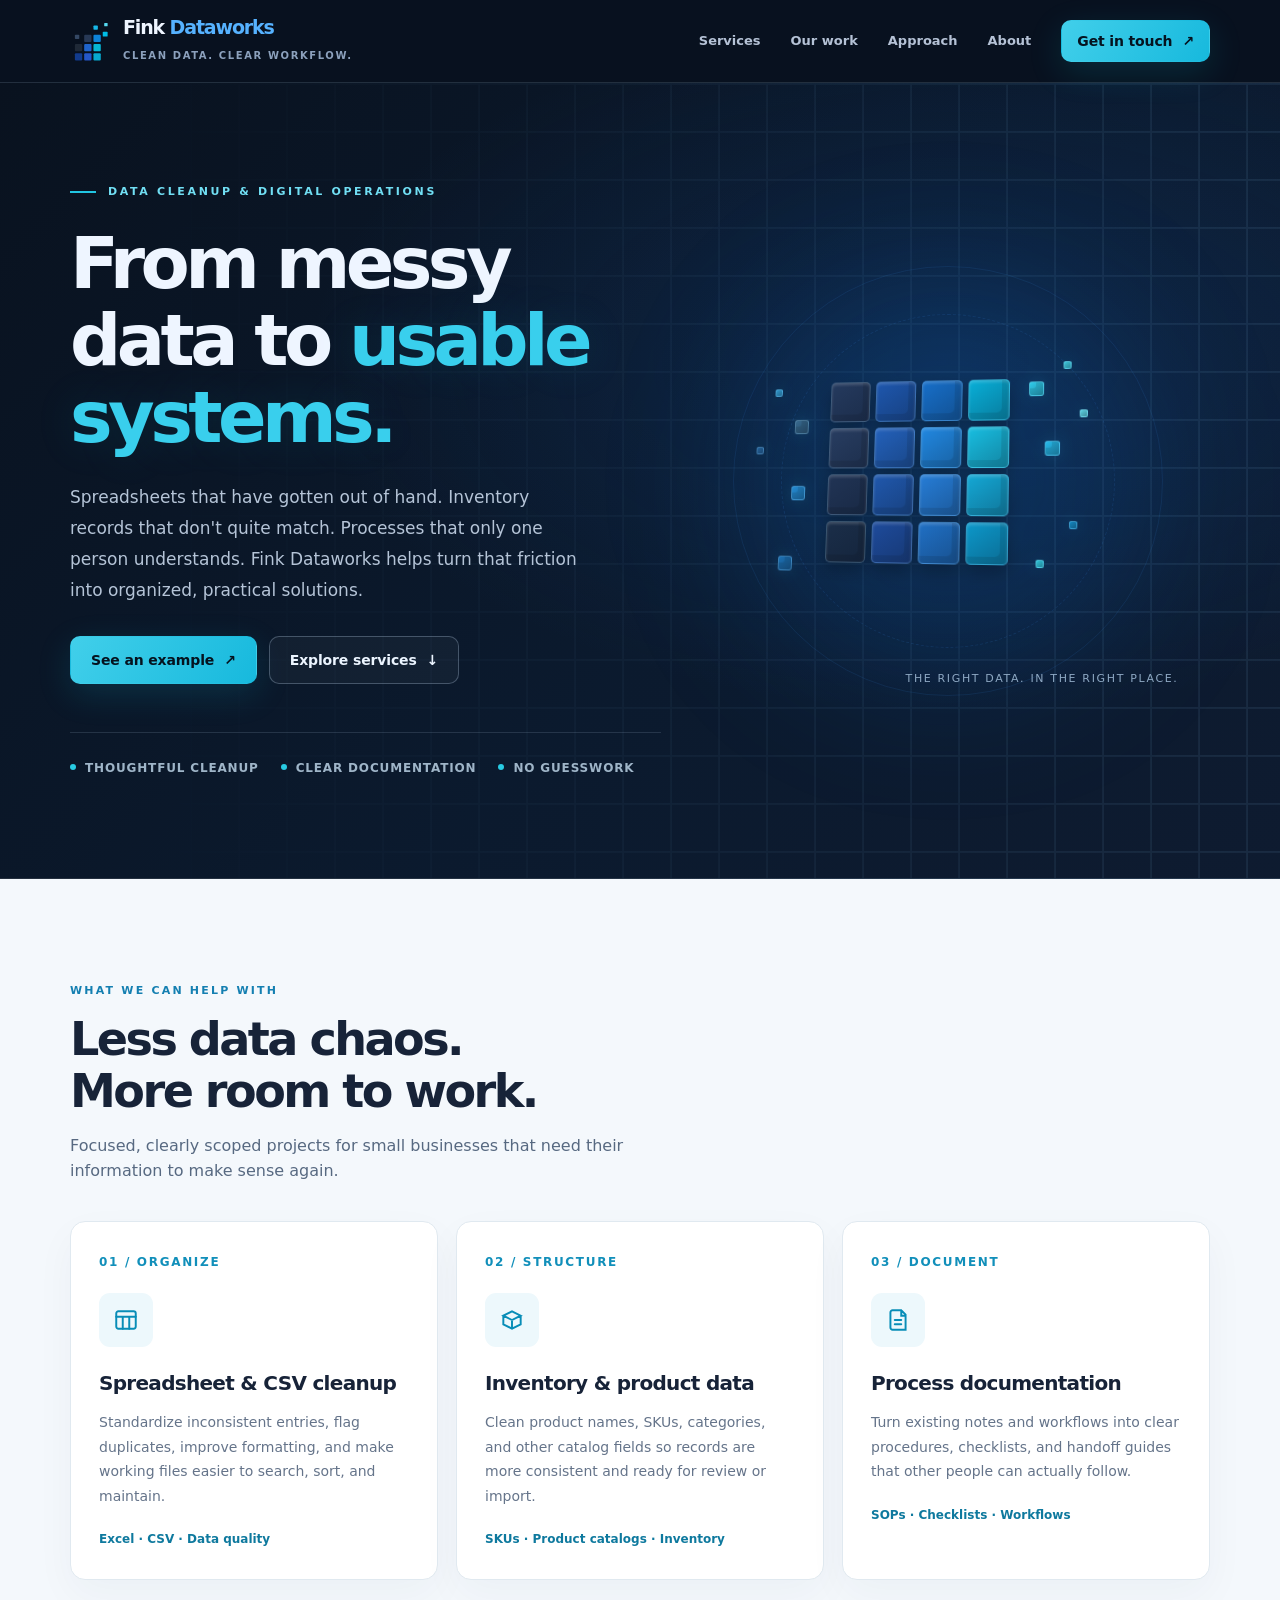
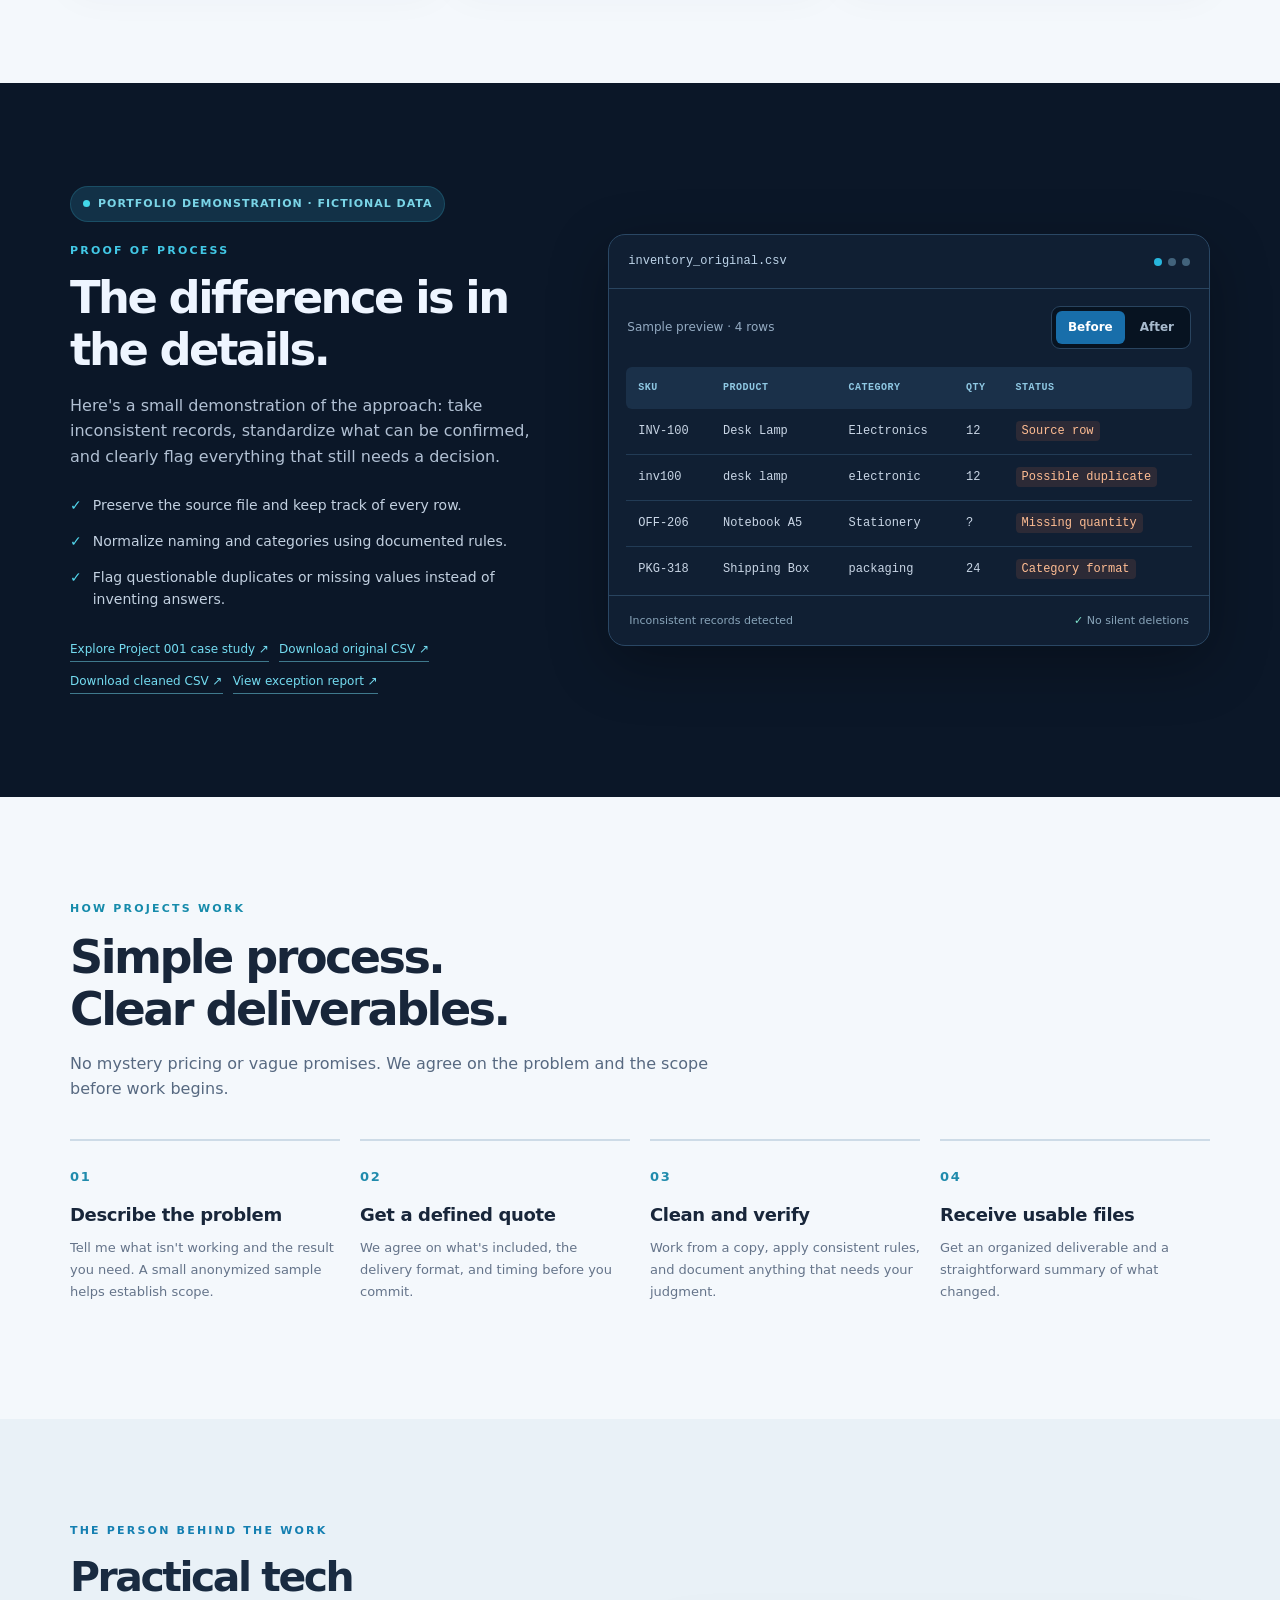
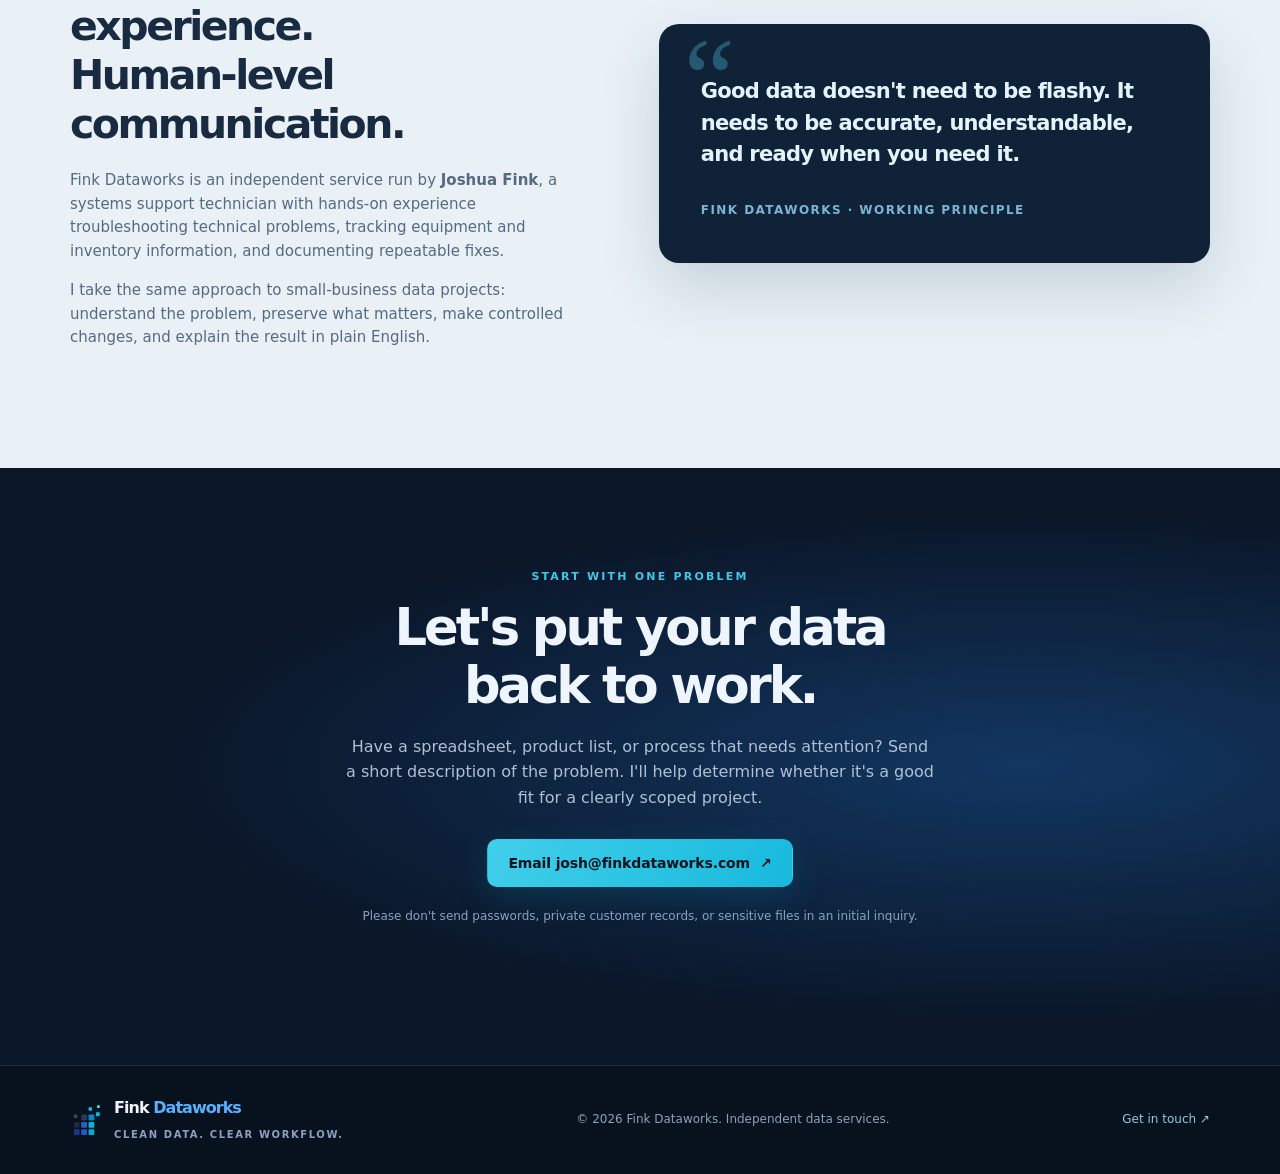
<file: index.html>
<!doctype html>
<html lang="en">
<head>
  <meta charset="utf-8">
  <meta name="viewport" content="width=device-width, initial-scale=1">
  <meta name="theme-color" content="#09121f">
  <meta name="description" content="Fink Dataworks helps small businesses clean spreadsheets, organize inventory data, and document reliable processes. Independent, practical data cleanup services.">
  <meta name="color-scheme" content="dark light">
  <meta property="og:type" content="website">
  <meta property="og:title" content="Fink Dataworks | Clean data. Clear workflow.">
  <meta property="og:description" content="Turning messy data into usable systems. Spreadsheet cleanup, inventory organization, and process documentation.">
  <meta property="og:url" content="https://finkdataworks.com/">
  <link rel="canonical" href="https://finkdataworks.com/">
  <link rel="icon" type="image/svg+xml" href="assets/favicon.svg">
  <link rel="stylesheet" href="assets/site.css">
  <title>Fink Dataworks | Data Cleanup &amp; Process Documentation</title>
</head>
<body>
  <a class="skip-link" href="#main">Skip to content</a>
  <header class="site-header">
    <div class="container nav-shell">
      <a class="brand" href="#home" aria-label="Fink Dataworks homepage">
        <img class="brand-mark" src="assets/logo-mark.svg" width="43" height="43" alt="">
        <span><span class="brand-word">Fink <span>Dataworks</span></span><br><span class="brand-caption">Clean data. Clear workflow.</span></span>
      </a>
      <nav class="desktop-nav" aria-label="Main navigation">
        <a href="#services">Services</a>
        <a href="#work">Our work</a>
        <a href="#approach">Approach</a>
        <a href="#about">About</a>
        <a class="btn btn-primary nav-btn" href="mailto:josh@finkdataworks.com?subject=Project%20inquiry%20%E2%80%94%20Fink%20Dataworks">Get in touch <span aria-hidden="true">↗</span></a>
      </nav>
      <button class="menu-btn" aria-label="Toggle navigation" aria-controls="mobile-nav" aria-expanded="false" data-menu-toggle>
        <svg viewBox="0 0 24 24" fill="none" stroke="currentColor" stroke-width="2" stroke-linecap="round" aria-hidden="true"><path d="M4 7h16M4 12h16M4 17h16"/></svg>
      </button>
    </div>
    <nav class="mobile-nav" id="mobile-nav" aria-label="Mobile navigation" data-menu>
      <a href="#services">Services</a><a href="#work">Our work</a><a href="#approach">Approach</a><a href="#about">About</a><a href="#contact">Contact</a>
    </nav>
  </header>
  <main id="main">
    <section id="home" class="hero" aria-labelledby="hero-heading">
      <div class="container hero-grid">
        <div class="hero-copy">
          <div class="eyebrow">Data cleanup &amp; digital operations</div>
          <h1 id="hero-heading">From messy data to <em>usable systems.</em></h1>
          <p>Spreadsheets that have gotten out of hand. Inventory records that don't quite match. Processes that only one person understands. Fink Dataworks helps turn that friction into organized, practical solutions.</p>
          <div class="hero-actions">
            <a href="#work" class="btn btn-primary">See an example <span aria-hidden="true">↗</span></a>
            <a href="#services" class="btn btn-outline">Explore services <span aria-hidden="true">↓</span></a>
          </div>
          <div class="trust-row" aria-label="Service focus"><span>Thoughtful cleanup</span><span>Clear documentation</span><span>No guesswork</span></div>
        </div>
        <div class="blocks-art" aria-hidden="true">
          <div class="orbital"></div>
          <div class="pixel-field" id="pixel-field"></div>
          <div class="visual-caption">The right data. In the right place.</div>
        </div>
      </div>
    </section>
    <section class="section services" id="services" aria-labelledby="services-title">
      <div class="container">
        <div class="section-head"><div class="overline">What we can help with</div><h2 id="services-title">Less data chaos.<br>More room to work.</h2><p>Focused, clearly scoped projects for small businesses that need their information to make sense again.</p></div>
        <div class="service-grid">
          <article class="service"><div class="service-no">01 / ORGANIZE</div><div class="service-icon" aria-hidden="true"><svg viewBox="0 0 24 24" fill="none" stroke="currentColor" stroke-width="1.8" stroke-linecap="round"><rect x="3" y="4" width="18" height="16" rx="2"/><path d="M3 9h18M9 9v11M15 9v11"/></svg></div><h3>Spreadsheet &amp; CSV cleanup</h3><p>Standardize inconsistent entries, flag duplicates, improve formatting, and make working files easier to search, sort, and maintain.</p><small>Excel · CSV · Data quality</small></article>
          <article class="service"><div class="service-no">02 / STRUCTURE</div><div class="service-icon" aria-hidden="true"><svg viewBox="0 0 24 24" fill="none" stroke="currentColor" stroke-width="1.8" stroke-linecap="round"><path d="m4 8 8-4 8 4-8 4-8-4ZM4 8v8l8 4 8-4V8M12 12v8"/></svg></div><h3>Inventory &amp; product data</h3><p>Clean product names, SKUs, categories, and other catalog fields so records are more consistent and ready for review or import.</p><small>SKUs · Product catalogs · Inventory</small></article>
          <article class="service"><div class="service-no">03 / DOCUMENT</div><div class="service-icon" aria-hidden="true"><svg viewBox="0 0 24 24" fill="none" stroke="currentColor" stroke-width="1.8" stroke-linecap="round"><path d="M7 3h8l4 4v14H7a2 2 0 0 1-2-2V5a2 2 0 0 1 2-2ZM15 3v5h4M9 12h6M9 16h6"/></svg></div><h3>Process documentation</h3><p>Turn existing notes and workflows into clear procedures, checklists, and handoff guides that other people can actually follow.</p><small>SOPs · Checklists · Workflows</small></article>
        </div>
      </div>
    </section>
    <section class="section work" id="work" aria-labelledby="work-title">
      <div class="container work-wrap">
        <div>
          <div class="case-note">Portfolio demonstration · Fictional data</div>
          <div class="overline">Proof of process</div>
          <h2 id="work-title">The difference is in the details.</h2>
          <p>Here's a small demonstration of the approach: take inconsistent records, standardize what can be confirmed, and clearly flag everything that still needs a decision.</p>
          <div class="work-steps">
            <div><b>✓</b><span>Preserve the source file and keep track of every row.</span></div>
            <div><b>✓</b><span>Normalize naming and categories using documented rules.</span></div>
            <div><b>✓</b><span>Flag questionable duplicates or missing values instead of inventing answers.</span></div>
          </div>
          <div class="case-actions">
            <a href="projects/industrial-inventory-rescue.html">Explore Project 001 case study ↗</a>
            <a href="samples/inventory_original.csv" download>Download original CSV ↗</a>
            <a href="samples/inventory_cleaned.csv" download>Download cleaned CSV ↗</a>
            <a href="samples/inventory_exceptions.csv" download>View exception report ↗</a>
          </div>
        </div>
        <div class="data-window" aria-label="Interactive data cleanup example">
          <div class="data-topbar"><span class="file-name" data-sample-file>inventory_original.csv</span><span class="window-lights" aria-hidden="true"><i></i><i></i><i></i></span></div>
          <div class="data-toolbar"><span>Sample preview · 4 rows</span><div class="switch" role="group" aria-label="Show data before or after cleanup"><button type="button" aria-pressed="true" data-view="before">Before</button><button type="button" aria-pressed="false" data-view="after">After</button></div></div>
          <div class="table-scroll"><table class="sample-table"><thead><tr><th>SKU</th><th>Product</th><th>Category</th><th>Qty</th><th>Status</th></tr></thead><tbody data-sample-rows></tbody></table></div>
          <div class="data-foot"><span data-sample-summary>Inconsistent records detected</span><span><b>✓</b> No silent deletions</span></div>
        </div>
      </div>
    </section>
    <section class="section process" id="approach" aria-labelledby="approach-title">
      <div class="container"><div class="section-head"><div class="overline">How projects work</div><h2 id="approach-title">Simple process.<br>Clear deliverables.</h2><p>No mystery pricing or vague promises. We agree on the problem and the scope before work begins.</p></div>
        <div class="process-grid">
          <div class="step"><strong>01</strong><h3>Describe the problem</h3><p>Tell me what isn't working and the result you need. A small anonymized sample helps establish scope.</p></div>
          <div class="step"><strong>02</strong><h3>Get a defined quote</h3><p>We agree on what's included, the delivery format, and timing before you commit.</p></div>
          <div class="step"><strong>03</strong><h3>Clean and verify</h3><p>Work from a copy, apply consistent rules, and document anything that needs your judgment.</p></div>
          <div class="step"><strong>04</strong><h3>Receive usable files</h3><p>Get an organized deliverable and a straightforward summary of what changed.</p></div>
        </div>
      </div>
    </section>
    <section class="section about" id="about" aria-labelledby="about-title">
      <div class="container about-grid">
        <div><div class="overline">The person behind the work</div><h2 id="about-title">Practical tech experience.<br>Human-level communication.</h2><p>Fink Dataworks is an independent service run by <strong>Joshua Fink</strong>, a systems support technician with hands-on experience troubleshooting technical problems, tracking equipment and inventory information, and documenting repeatable fixes.</p><p>I take the same approach to small-business data projects: understand the problem, preserve what matters, make controlled changes, and explain the result in plain English.</p></div>
        <div class="quote-panel"><p>Good data doesn't need to be flashy. It needs to be accurate, understandable, and ready when you need it.</p><span>Fink Dataworks · Working principle</span></div>
      </div>
    </section>
    <section class="contact" id="contact" aria-labelledby="contact-title"><div class="container contact-box"><div class="overline">Start with one problem</div><h2 id="contact-title">Let's put your data<br>back to work.</h2><p>Have a spreadsheet, product list, or process that needs attention? Send a short description of the problem. I'll help determine whether it's a good fit for a clearly scoped project.</p><a class="btn btn-primary" href="mailto:josh@finkdataworks.com?subject=Project%20inquiry%20%E2%80%94%20Fink%20Dataworks">Email josh@finkdataworks.com <span aria-hidden="true">↗</span></a><p class="tiny">Please don't send passwords, private customer records, or sensitive files in an initial inquiry.</p></div></section>
  </main>
  <footer class="footer"><div class="container footer-inner"><a class="brand" href="#home"><img class="brand-mark" src="assets/logo-mark.svg" alt="" width="34" height="34"><span><span class="brand-word">Fink <span>Dataworks</span></span><br><span class="brand-caption">Clean data. Clear workflow.</span></span></a><p>© <span id="year">2026</span> Fink Dataworks. Independent data services.</p><p><a href="mailto:josh@finkdataworks.com">Get in touch ↗</a></p></div></footer>
  <script src="assets/main.js" defer></script>
</body>
</html>
</file>
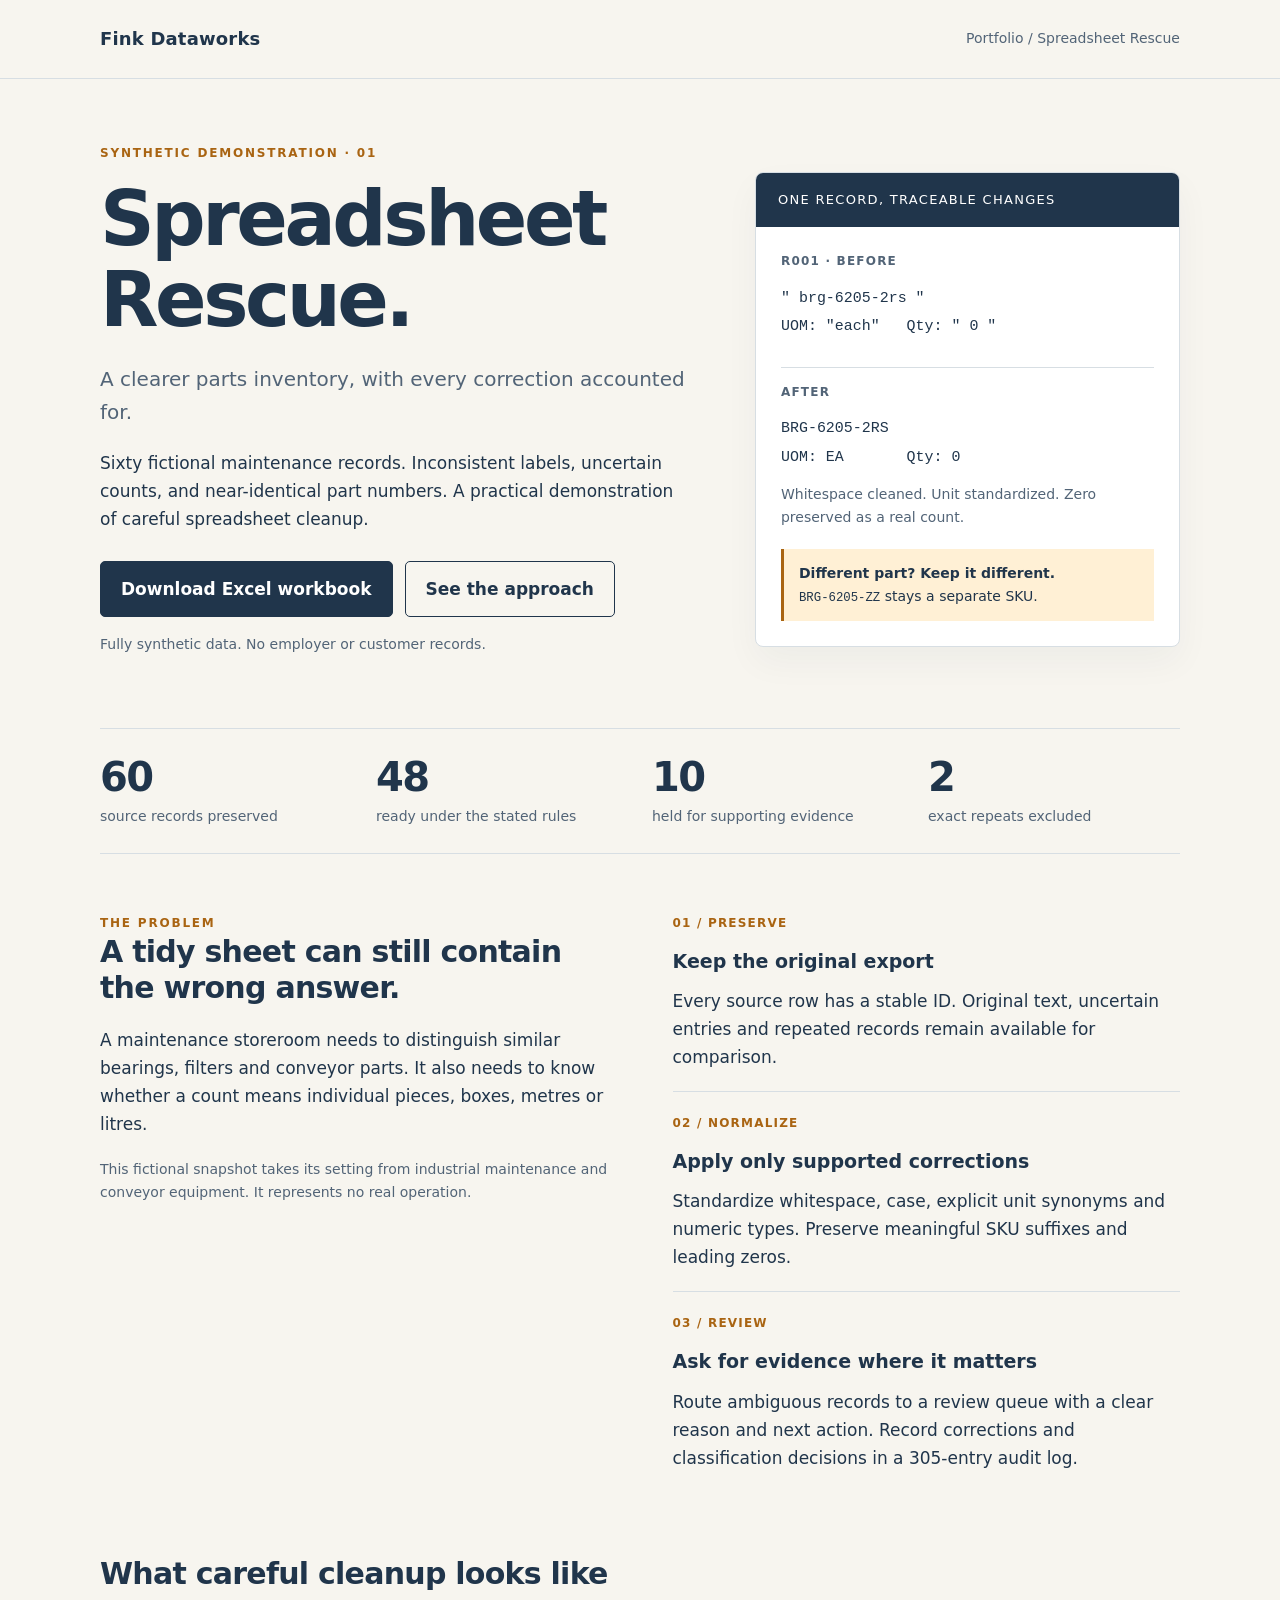
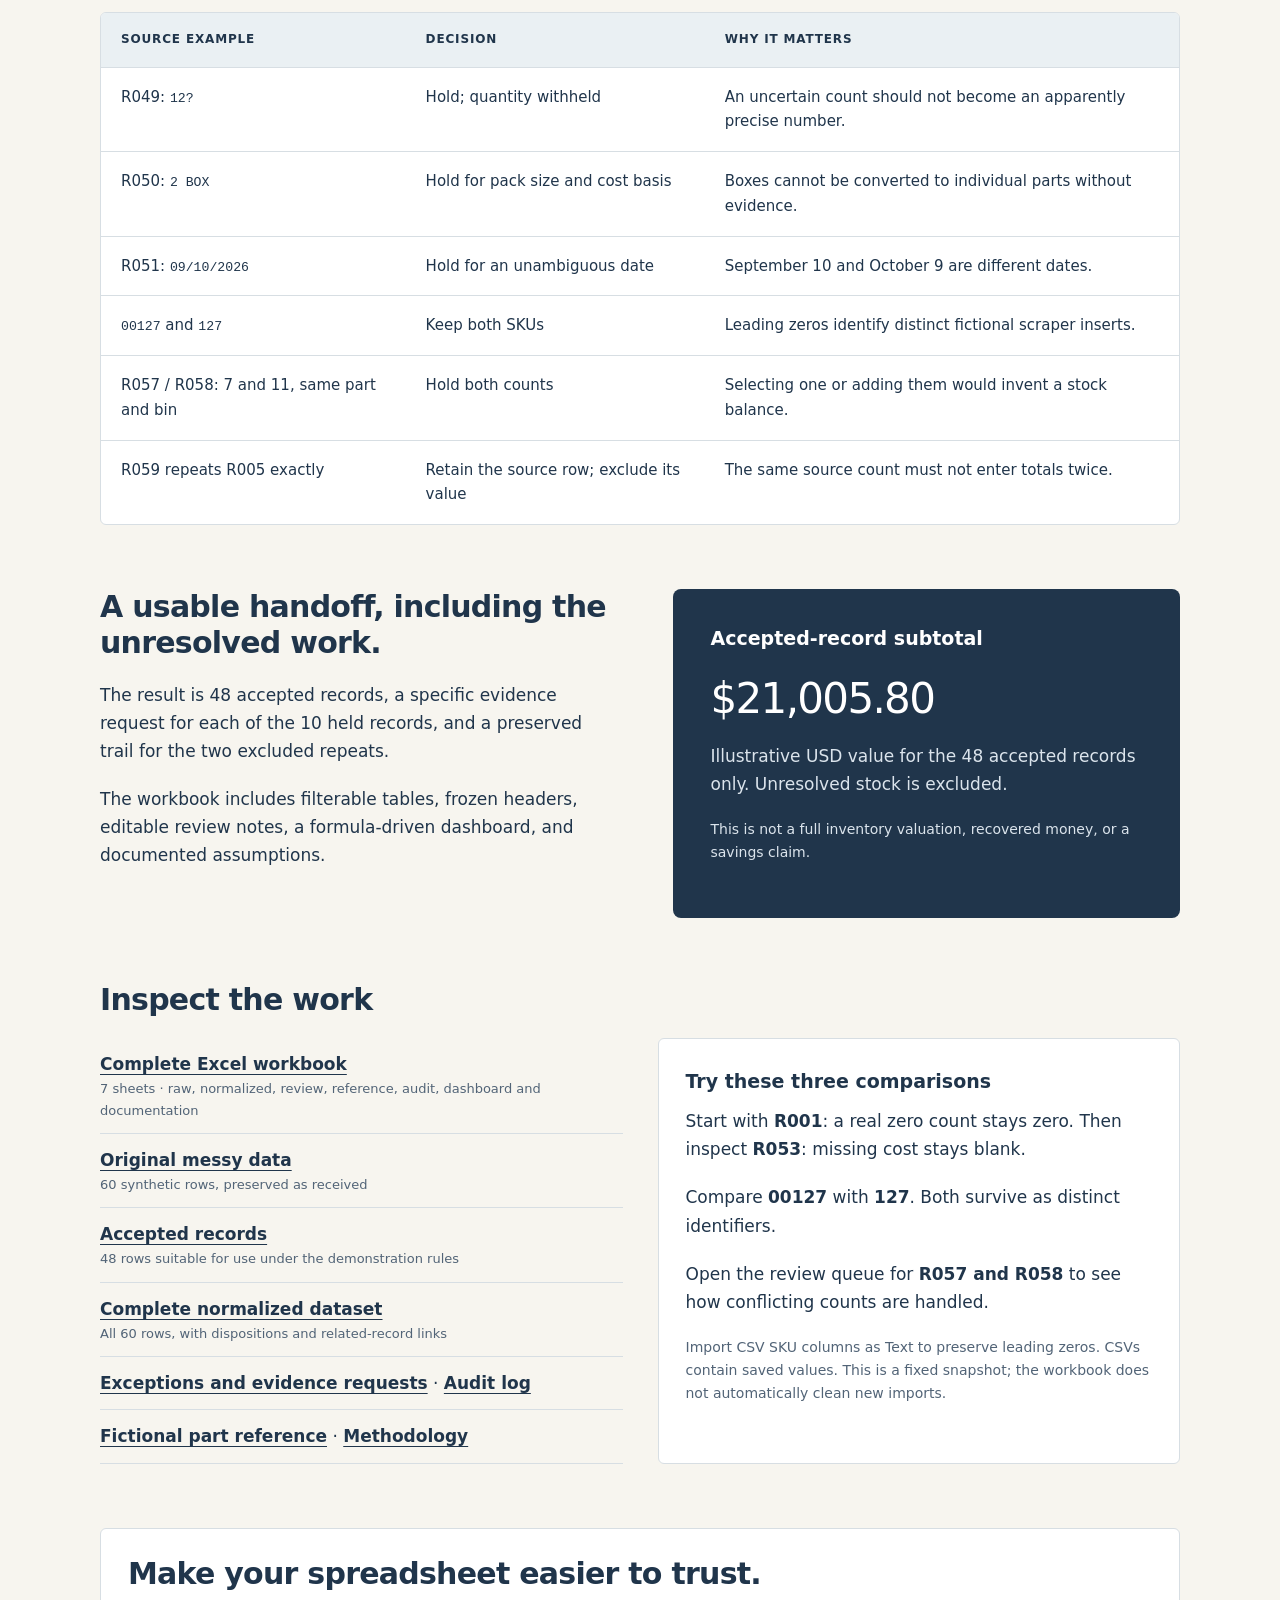
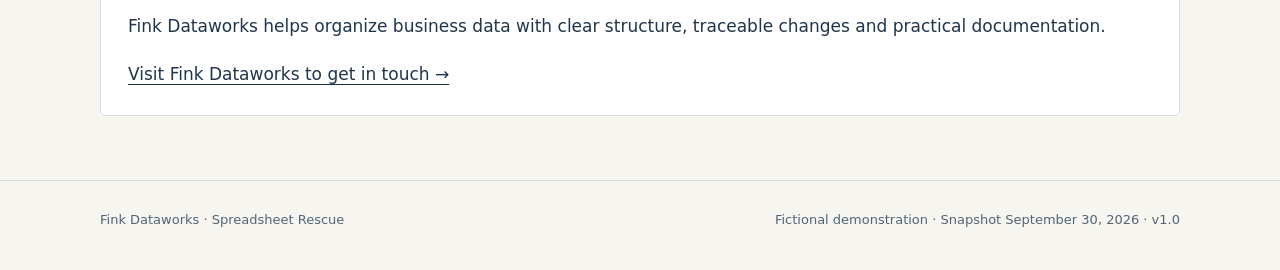
<file: spreadsheet-rescue/index.html>
<!doctype html>
<html lang="en"><head><meta charset="utf-8"><meta name="viewport" content="width=device-width,initial-scale=1">
<title>Spreadsheet Rescue | Fink Dataworks</title>
<meta name="description" content="A fictional maintenance inventory rescue: 60 traceable records, careful normalization, an evidence-based review queue, and a downloadable Excel workbook.">
<style>
:root{--ink:#20354b;--muted:#526477;--paper:#f7f5ef;--line:#d7dee3;--amber:#a96412;--light:#fff0d5;--white:#fff}*{box-sizing:border-box}html{scroll-behavior:smooth}body{margin:0;color:var(--ink);background:var(--paper);font:17px/1.65 system-ui,-apple-system,BlinkMacSystemFont,"Segoe UI",sans-serif}a{color:inherit;text-underline-offset:4px}a:hover{text-decoration-thickness:2px}a:focus-visible{outline:3px solid #b86d13;outline-offset:5px}.wrap{width:min(1080px,calc(100% - 48px));margin:auto}.skip{position:absolute;top:-100px;left:20px;background:white;padding:12px}.skip:focus{top:10px}header{padding:24px 0;border-bottom:1px solid var(--line)}header .wrap{display:flex;align-items:center;justify-content:space-between;gap:20px}.brand{font-size:18px;font-weight:750;text-decoration:none;letter-spacing:.01em}.small{font-size:14px;color:var(--muted)}.eyebrow{color:var(--amber);font-weight:750;font-size:12px;letter-spacing:.15em;text-transform:uppercase}h1{font-size:clamp(42px,7vw,76px);line-height:1.06;letter-spacing:-.045em;font-weight:740;margin:16px 0 22px}h2{font-size:30px;line-height:1.2;letter-spacing:-.025em;margin:0 0 20px}h3{font-size:19px;margin:0 0 10px}p{margin:0 0 20px}.hero{padding:65px 0 42px;display:grid;grid-template-columns:1.4fr 1fr;gap:60px;align-items:center}.lead{font-size:20px;color:var(--muted);max-width:610px}.button{display:inline-block;padding:13px 20px;border:1px solid var(--ink);border-radius:5px;text-decoration:none;font-weight:650;background:var(--ink);color:white}.button.secondary{background:transparent;color:var(--ink)}.actions{display:flex;gap:12px;flex-wrap:wrap;margin:28px 0 16px}.sample{background:var(--white);border:1px solid var(--line);border-radius:8px;overflow:hidden;box-shadow:0 15px 35px #20354b0b}.sample-head{padding:16px 22px;background:var(--ink);color:white;font-size:13px;letter-spacing:.1em}.sample-body{padding:25px}.tag{font-size:12px;text-transform:uppercase;letter-spacing:.1em;color:var(--muted);font-weight:700}code{font-family:ui-monospace,SFMono-Regular,Consolas,monospace;font-size:.88em;overflow-wrap:anywhere}.code-line{font-size:17px;padding:12px 0;margin:0;white-space:pre-wrap}.rule{height:1px;background:var(--line);margin:15px 0}.hold{background:var(--light);padding:13px 15px;border-left:3px solid var(--amber);font-size:14px;margin:18px 0 0}.stats{display:grid;grid-template-columns:repeat(4,1fr);border-top:1px solid var(--line);border-bottom:1px solid var(--line);padding:24px 0;gap:24px;margin:10px 0 60px}.stat strong{font-size:40px;line-height:1.2;display:block;font-weight:650;letter-spacing:-.04em}.stat span{font-size:14px;color:var(--muted)}section{margin:0 0 64px}.split{display:grid;grid-template-columns:1fr 1fr;gap:65px}.number{font-weight:700;color:var(--amber);font-size:12px;letter-spacing:.1em;margin-bottom:12px}.method{border-top:1px solid var(--line);padding-top:22px}.table-scroll{overflow-x:auto;border:1px solid var(--line);border-radius:6px;background:white}table{width:100%;border-collapse:collapse;font-size:15px}th,td{text-align:left;padding:17px 20px;border-bottom:1px solid var(--line);vertical-align:top}th{font-size:12px;text-transform:uppercase;letter-spacing:.07em;background:#eaf0f3}tr:last-child td{border-bottom:0}.result{background:var(--ink);color:white;border-radius:8px;padding:34px 38px}.result p{color:#dbe4ec}.result .value{font-size:42px;letter-spacing:-.04em;margin-bottom:8px}.downloads{display:grid;grid-template-columns:1fr 1fr;gap:35px}.file-list{list-style:none;padding:0;margin:0}.file-list li{padding:12px 0;border-bottom:1px solid var(--line)}.file-list a{font-weight:600}.file-list span{display:block;font-size:13px;color:var(--muted)}.callout{padding:27px;border:1px solid var(--line);border-radius:6px;background:white}.callout p:last-child{margin:0}footer{border-top:1px solid var(--line);padding:28px 0 40px;color:var(--muted);font-size:13px}.footer-row{display:flex;justify-content:space-between;gap:24px}
@media(max-width:720px){.wrap{width:calc(100% - 36px)}.hero{grid-template-columns:1fr;gap:28px;padding-top:38px}.stats{grid-template-columns:1fr 1fr;gap:24px;margin-bottom:40px}.split,.downloads{grid-template-columns:1fr;gap:28px}section{margin-bottom:42px}.result{padding:26px}.footer-row{display:block}header .small{font-size:12px}th,td{padding:13px;min-width:125px}}
@media(prefers-reduced-motion:reduce){html{scroll-behavior:auto}}@media print{body{background:white;font-size:11pt}.wrap{width:100%}.hero{padding:20px 0;gap:25px}h1{font-size:36pt}.actions,header,.skip{display:none}.sample,.result,.callout{box-shadow:none;break-inside:avoid}.result{background:white;color:var(--ink);border:1px solid var(--line)}.result p{color:var(--ink)}section{margin-bottom:25px}.stats{margin-bottom:25px}}
</style></head><body><a class="skip" href="#main">Skip to content</a>
<header><div class="wrap"><a class="brand" href="../">Fink Dataworks</a><span class="small">Portfolio / Spreadsheet Rescue</span></div></header>
<main id="main" class="wrap">
<div class="hero"><div><div class="eyebrow">Synthetic demonstration · 01</div><h1>Spreadsheet<br>Rescue.</h1><p class="lead">A clearer parts inventory, with every correction accounted for.</p><p>Sixty fictional maintenance records. Inconsistent labels, uncertain counts, and near-identical part numbers. A practical demonstration of careful spreadsheet cleanup.</p><div class="actions"><a class="button" href="downloads/fink-dataworks-spreadsheet-rescue.xlsx" download>Download Excel workbook</a><a class="button secondary" href="#approach">See the approach</a></div><p class="small">Fully synthetic data. No employer or customer records.</p></div>
<aside class="sample" aria-label="An example of safe normalization"><div class="sample-head">ONE RECORD, TRACEABLE CHANGES</div><div class="sample-body"><div class="tag">R001 · Before</div><pre class="code-line"><code>" brg-6205-2rs "
UOM: "each"   Qty: " 0 "</code></pre><div class="rule"></div><div class="tag">After</div><pre class="code-line"><code>BRG-6205-2RS
UOM: EA       Qty: 0</code></pre><p class="small">Whitespace cleaned. Unit standardized. Zero preserved as a real count.</p><div class="hold"><strong>Different part? Keep it different.</strong><br><code>BRG-6205-ZZ</code> stays a separate SKU.</div></div></aside></div>
<div class="stats" aria-label="Results out of 60 source records"><div class="stat"><strong>60</strong><span>source records preserved</span></div><div class="stat"><strong>48</strong><span>ready under the stated rules</span></div><div class="stat"><strong>10</strong><span>held for supporting evidence</span></div><div class="stat"><strong>2</strong><span>exact repeats excluded</span></div></div>
<section class="split" id="approach"><div><div class="eyebrow">The problem</div><h2>A tidy sheet can still contain the wrong answer.</h2><p>A maintenance storeroom needs to distinguish similar bearings, filters and conveyor parts. It also needs to know whether a count means individual pieces, boxes, metres or litres.</p><p class="small">This fictional snapshot takes its setting from industrial maintenance and conveyor equipment. It represents no real operation.</p></div><div><div class="number">01 / PRESERVE</div><h3>Keep the original export</h3><p>Every source row has a stable ID. Original text, uncertain entries and repeated records remain available for comparison.</p><div class="method"><div class="number">02 / NORMALIZE</div><h3>Apply only supported corrections</h3><p>Standardize whitespace, case, explicit unit synonyms and numeric types. Preserve meaningful SKU suffixes and leading zeros.</p></div><div class="method"><div class="number">03 / REVIEW</div><h3>Ask for evidence where it matters</h3><p>Route ambiguous records to a review queue with a clear reason and next action. Record corrections and classification decisions in a 305-entry audit log.</p></div></div></section>
<section><h2>What careful cleanup looks like</h2><div class="table-scroll" tabindex="0" role="region" aria-label="Examples of cleanup decisions"><table><thead><tr><th scope="col">Source example</th><th scope="col">Decision</th><th scope="col">Why it matters</th></tr></thead><tbody>
<tr><td>R049: <code>12?</code></td><td>Hold; quantity withheld</td><td>An uncertain count should not become an apparently precise number.</td></tr>
<tr><td>R050: <code>2 BOX</code></td><td>Hold for pack size and cost basis</td><td>Boxes cannot be converted to individual parts without evidence.</td></tr>
<tr><td>R051: <code>09/10/2026</code></td><td>Hold for an unambiguous date</td><td>September 10 and October 9 are different dates.</td></tr>
<tr><td><code>00127</code> and <code>127</code></td><td>Keep both SKUs</td><td>Leading zeros identify distinct fictional scraper inserts.</td></tr>
<tr><td>R057 / R058: 7 and 11, same part and bin</td><td>Hold both counts</td><td>Selecting one or adding them would invent a stock balance.</td></tr>
<tr><td>R059 repeats R005 exactly</td><td>Retain the source row; exclude its value</td><td>The same source count must not enter totals twice.</td></tr>
</tbody></table></div></section>
<section class="split"><div><h2>A usable handoff, including the unresolved work.</h2><p>The result is 48 accepted records, a specific evidence request for each of the 10 held records, and a preserved trail for the two excluded repeats.</p><p>The workbook includes filterable tables, frozen headers, editable review notes, a formula-driven dashboard, and documented assumptions.</p></div><div class="result"><h3>Accepted-record subtotal</h3><div class="value">$21,005.80</div><p>Illustrative USD value for the 48 accepted records only. Unresolved stock is excluded.</p><p class="small">This is not a full inventory valuation, recovered money, or a savings claim.</p></div></section>
<section id="downloads"><h2>Inspect the work</h2><div class="downloads"><div><ul class="file-list">
<li><a href="downloads/fink-dataworks-spreadsheet-rescue.xlsx" download>Complete Excel workbook</a><span>7 sheets · raw, normalized, review, reference, audit, dashboard and documentation</span></li>
<li><a href="downloads/raw.csv" download>Original messy data</a><span>60 synthetic rows, preserved as received</span></li>
<li><a href="downloads/ready.csv" download>Accepted records</a><span>48 rows suitable for use under the demonstration rules</span></li>
<li><a href="downloads/normalized.csv" download>Complete normalized dataset</a><span>All 60 rows, with dispositions and related-record links</span></li>
<li><a href="downloads/exceptions.csv" download>Exceptions and evidence requests</a> · <a href="downloads/audit.csv" download>Audit log</a></li>
<li><a href="downloads/reference.csv" download>Fictional part reference</a> · <a href="downloads/methodology.md">Methodology</a></li>
</ul></div><div class="callout"><h3>Try these three comparisons</h3><p>Start with <strong>R001</strong>: a real zero count stays zero. Then inspect <strong>R053</strong>: missing cost stays blank.</p><p>Compare <strong>00127</strong> with <strong>127</strong>. Both survive as distinct identifiers.</p><p>Open the review queue for <strong>R057 and R058</strong> to see how conflicting counts are handled.</p><p class="small">Import CSV SKU columns as Text to preserve leading zeros. CSVs contain saved values. This is a fixed snapshot; the workbook does not automatically clean new imports.</p></div></div></section>
<section class="callout"><h2>Make your spreadsheet easier to trust.</h2><p>Fink Dataworks helps organize business data with clear structure, traceable changes and practical documentation.</p><a href="../">Visit Fink Dataworks to get in touch &rarr;</a></section>
</main><footer><div class="wrap footer-row"><span>Fink Dataworks · Spreadsheet Rescue</span><span>Fictional demonstration · Snapshot September 30, 2026 · v1.0</span></div></footer></body></html>
</file>
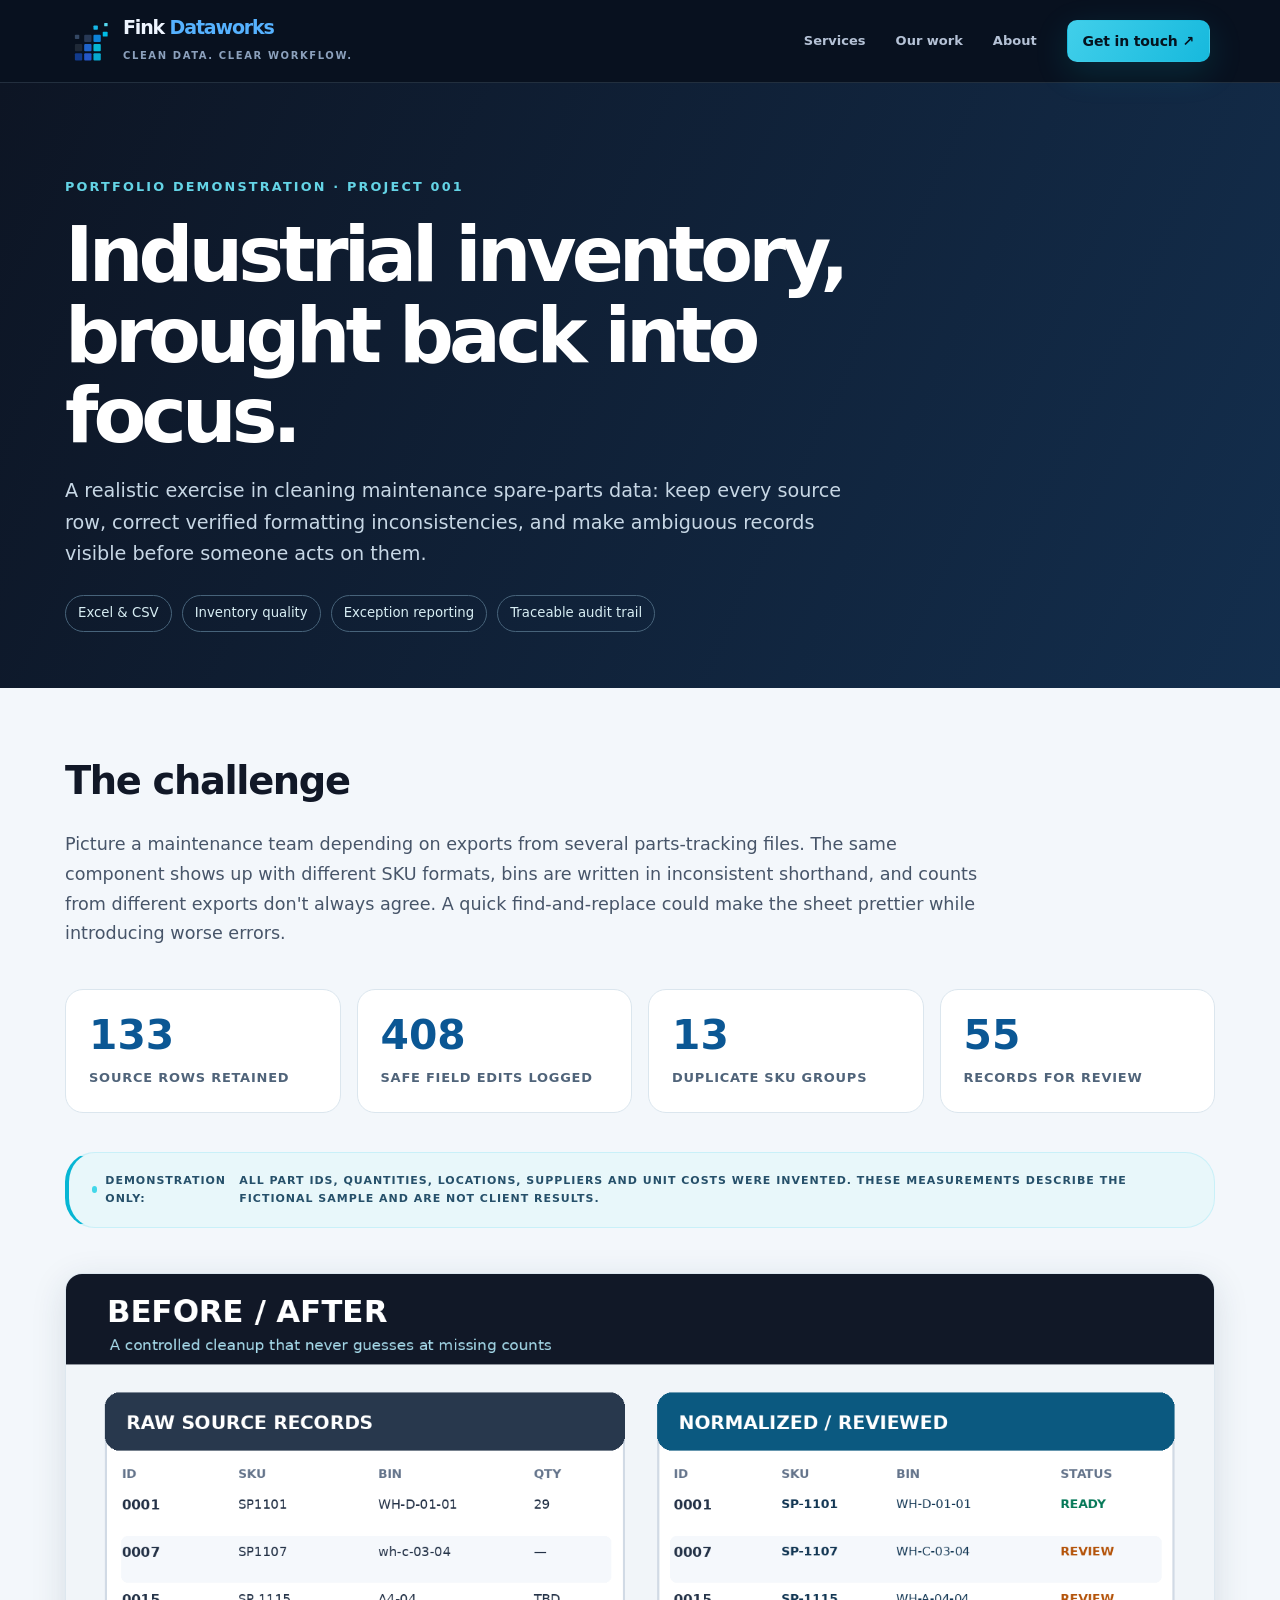
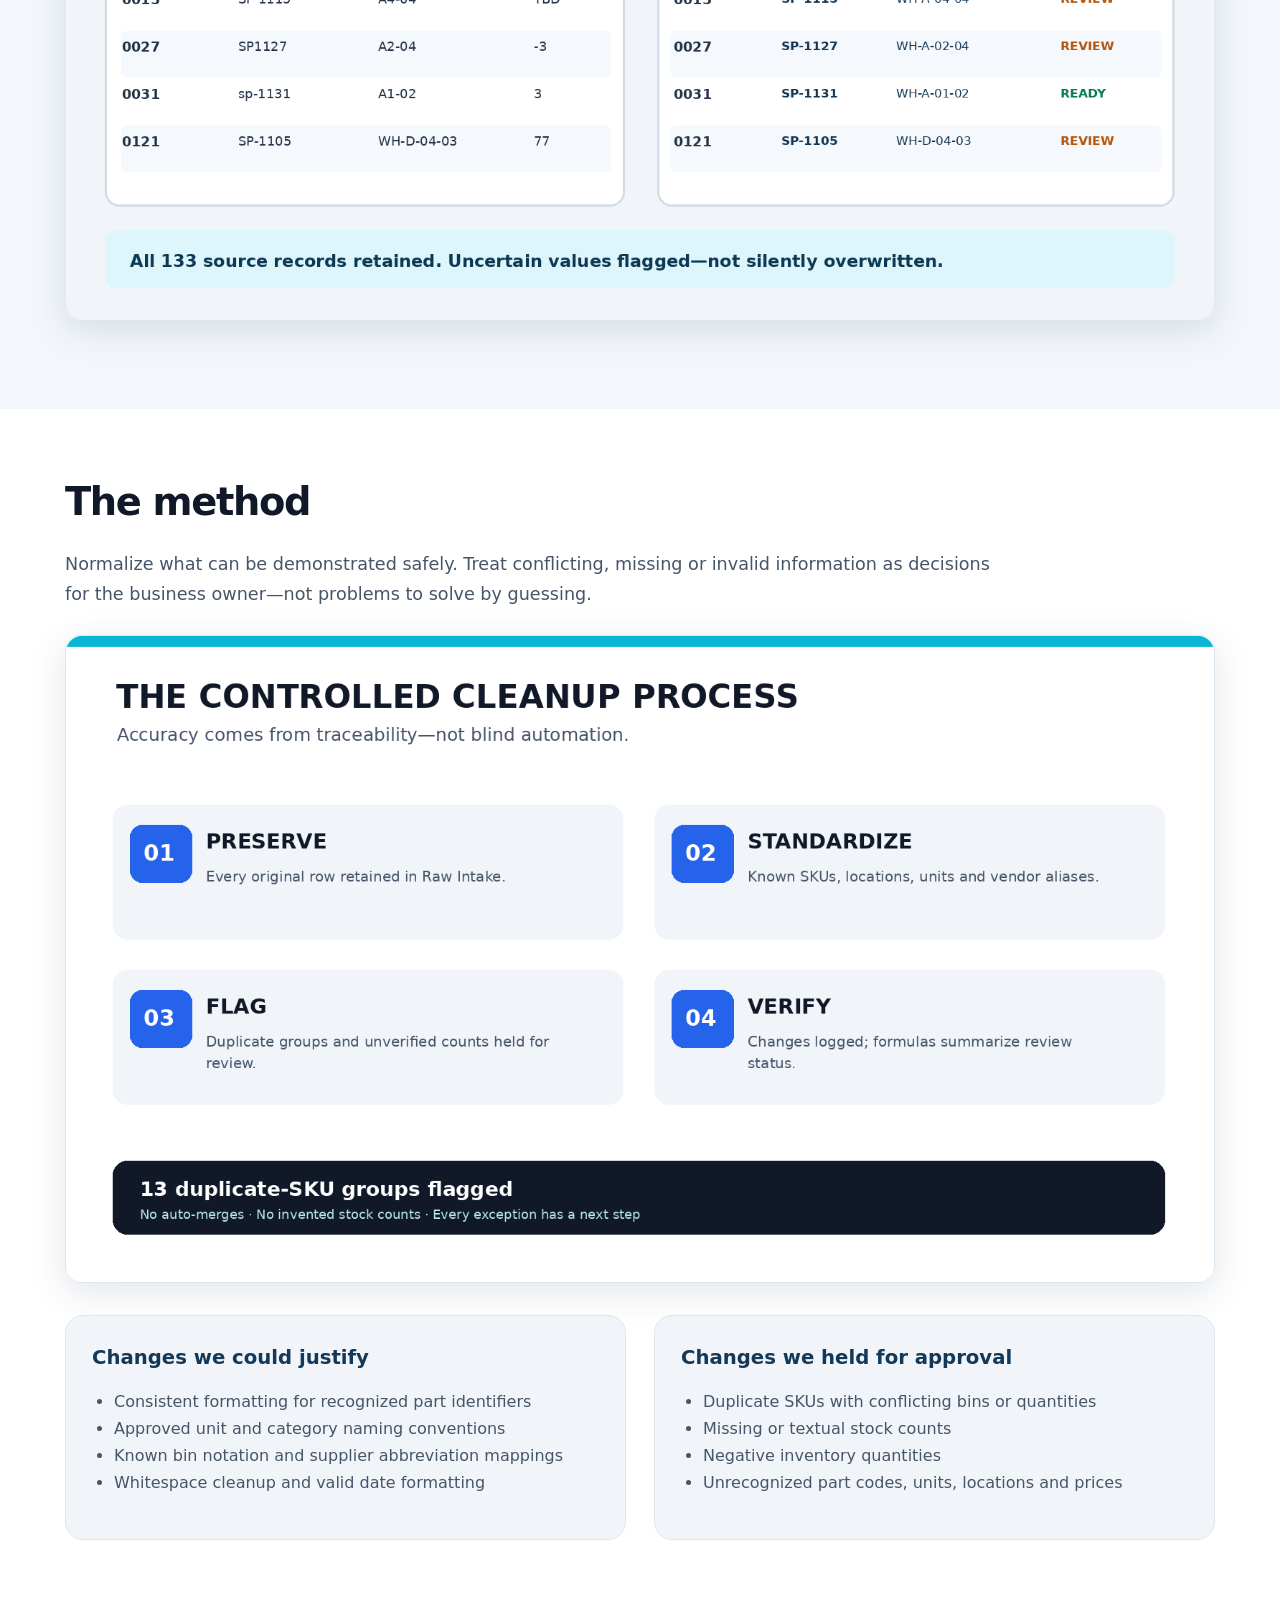
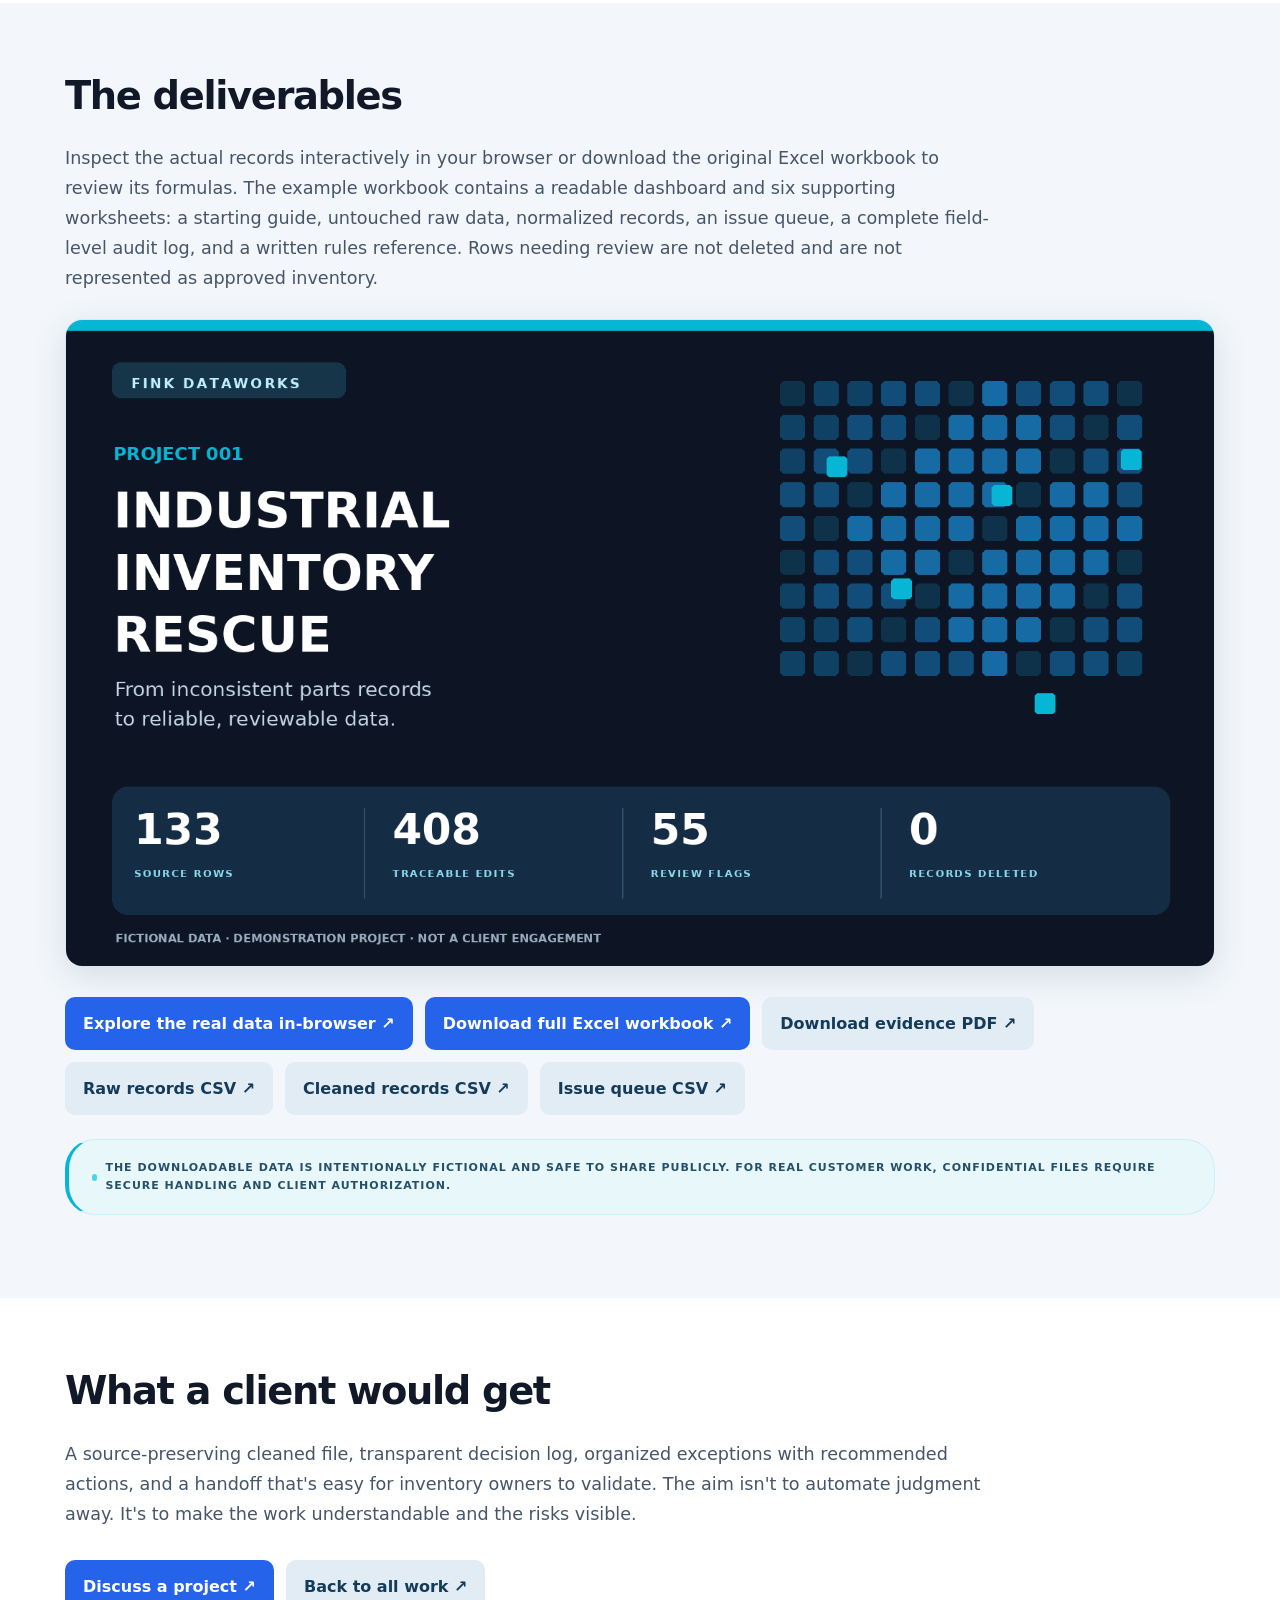
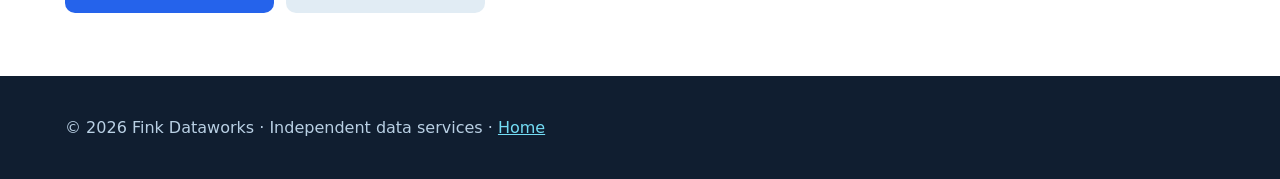
<file: projects/industrial-inventory-rescue.html>
<!doctype html>
<html lang="en"><head>
<meta charset="utf-8"><meta name="viewport" content="width=device-width,initial-scale=1">
<meta name="theme-color" content="#0D1524">
<meta name="description" content="Industrial Inventory Rescue: a fictional maintenance spare-parts cleanup demonstrating traceable normalization, audit logs and exception reporting.">
<title>Project 001 — Industrial Inventory Rescue | Fink Dataworks</title>
<link rel="stylesheet" href="../assets/site.css"><link rel="icon" type="image/svg+xml" href="../assets/favicon.svg">
<link rel="canonical" href="https://finkdataworks.com/projects/industrial-inventory-rescue.html">
<style>
.case-hero {padding:94px 0 56px;background:linear-gradient(115deg,#0d1524,#132e4d);color:#fff}
.case-container{width:min(1150px,calc(100% - 44px));margin:auto}
.case-label{color:#64d4e6;text-transform:uppercase;font-weight:800;letter-spacing:.17em;font-size:.8rem}
.case-hero h1{font-size:clamp(2.65rem,6vw,5.5rem);line-height:1.05;max-width:850px;margin:18px 0}
.case-hero p{max-width:810px;color:#c7d7e5;font-size:1.2rem;line-height:1.65}
.case-pills{display:flex;flex-wrap:wrap;gap:10px;margin-top:25px}.case-pills span{border:1px solid #47637a;color:#d8eef4;padding:7px 12px;border-radius:24px;font-size:.83rem}
.case-light{background:#f3f7fb;color:#142033;padding:63px 0}.case-white{background:#fff;color:#142033;padding:63px 0}
.case-section-title{font-weight:800;font-size:clamp(1.9rem,3vw,2.8rem);margin:0 0 18px;color:#111827;letter-spacing:-.035em}
.case-lead{font-size:1.1rem;line-height:1.7;max-width:930px;color:#475569}
.case-metrics{display:grid;grid-template-columns:repeat(4,1fr);gap:16px;margin:40px 0 15px}
.case-metric{background:#fff;border:1px solid #dbe6ee;border-radius:18px;padding:23px}
.case-metric strong{font-size:2.55rem;color:#0b5794;display:block;line-height:1.1}
.case-metric span{font-size:.81rem;color:#50647a;text-transform:uppercase;font-weight:800;letter-spacing:.06em;display:block;margin-top:10px}
.case-figure{display:block;width:100%;height:auto;border-radius:17px;box-shadow:0 9px 35px #1b315122;margin:25px auto;border:1px solid #dde7ef}
.case-grid{display:grid;grid-template-columns:repeat(2,1fr);gap:28px;margin-top:32px}
.case-panel{padding:26px;background:#f1f5f9;border:1px solid #dee7ee;border-radius:18px}
.case-panel h3{margin:0 0 12px;color:#133858;font-size:1.23rem}.case-panel p,.case-panel li{color:#475569;line-height:1.68}
.case-panel ul{padding-left:22px}
.case-downloads{display:flex;flex-wrap:wrap;gap:12px;margin-top:30px}
.case-downloads a{background:#2563eb;color:#fff;text-decoration:none;font-weight:700;border-radius:10px;padding:14px 18px;display:inline-block}
.case-downloads a.secondary{background:#e1ecf4;color:#143b59}
.case-note{margin-top:24px;padding:19px 23px;border-left:4px solid #06b6d4;background:#e8f7fa;line-height:1.65;color:#26506a}
.case-footer{background:#101e30;padding:39px 0;color:#b9d0e4}
.case-footer a{color:#73dcf4}
@media(max-width:780px){.case-metrics{grid-template-columns:repeat(2,1fr)}.case-grid{grid-template-columns:1fr}.case-hero{padding:57px 0 43px}}
@media(max-width:430px){.case-metrics{grid-template-columns:1fr 1fr;gap:10px}.case-metric{padding:16px}.case-metric strong{font-size:2rem}.case-container{width:min(100% - 28px,1150px)}}
</style>
</head><body>
<a class="skip-link" href="#main">Skip to content</a>
<header class="site-header"><div class="container nav-shell">
<a class="brand" href="../index.html#home"><img class="brand-mark" src="../assets/logo-mark.svg" width="43" height="43" alt=""><span><span class="brand-word">Fink <span>Dataworks</span></span><br><span class="brand-caption">Clean data. Clear workflow.</span></span></a>
<nav class="desktop-nav" aria-label="Main navigation"><a href="../index.html#services">Services</a><a href="../index.html#work">Our work</a><a href="../index.html#about">About</a><a class="btn btn-primary nav-btn" href="mailto:josh@finkdataworks.com?subject=Inventory%20cleanup%20inquiry">Get in touch ↗</a></nav>
</div></header>
<main id="main">
<section class="case-hero"><div class="case-container">
<div class="case-label">Portfolio demonstration · Project 001</div>
<h1>Industrial inventory, brought back into focus.</h1>
<p>A realistic exercise in cleaning maintenance spare-parts data: keep every source row, correct verified formatting inconsistencies, and make ambiguous records visible before someone acts on them.</p>
<div class="case-pills"><span>Excel &amp; CSV</span><span>Inventory quality</span><span>Exception reporting</span><span>Traceable audit trail</span></div>
</div></section>
<section class="case-light"><div class="case-container"><h2 class="case-section-title">The challenge</h2>
<p class="case-lead">Picture a maintenance team depending on exports from several parts-tracking files. The same component shows up with different SKU formats, bins are written in inconsistent shorthand, and counts from different exports don't always agree. A quick find-and-replace could make the sheet prettier while introducing worse errors.</p>
<div class="case-metrics">
<div class="case-metric"><strong>133</strong><span>source rows retained</span></div>
<div class="case-metric"><strong>408</strong><span>safe field edits logged</span></div>
<div class="case-metric"><strong>13</strong><span>duplicate SKU groups</span></div>
<div class="case-metric"><strong>55</strong><span>records for review</span></div>
</div>
<p class="case-note"><strong>Demonstration only:</strong> All part IDs, quantities, locations, suppliers and unit costs were invented. These measurements describe the fictional sample and are not client results.</p>
<img class="case-figure" src="02_Upwork_Before_After.png" alt="A comparison of original inconsistent SKU and warehouse bin data with normalized values and clearly flagged rows requiring human review." loading="lazy">
</div></section>
<section class="case-white"><div class="case-container"><h2 class="case-section-title">The method</h2>
<p class="case-lead">Normalize what can be demonstrated safely. Treat conflicting, missing or invalid information as decisions for the business owner—not problems to solve by guessing.</p>
<img class="case-figure" src="03_Upwork_Method.png" alt="Four-step workflow: preserve, standardize, flag, and verify." loading="lazy">
<div class="case-grid">
<article class="case-panel"><h3>Changes we could justify</h3><ul>
<li>Consistent formatting for recognized part identifiers</li><li>Approved unit and category naming conventions</li><li>Known bin notation and supplier abbreviation mappings</li><li>Whitespace cleanup and valid date formatting</li>
</ul></article>
<article class="case-panel"><h3>Changes we held for approval</h3><ul>
<li>Duplicate SKUs with conflicting bins or quantities</li><li>Missing or textual stock counts</li><li>Negative inventory quantities</li><li>Unrecognized part codes, units, locations and prices</li>
</ul></article>
</div>
</div></section>
<section class="case-light"><div class="case-container"><h2 class="case-section-title">The deliverables</h2>
<p class="case-lead">Inspect the actual records interactively in your browser or download the original Excel workbook to review its formulas. The example workbook contains a readable dashboard and six supporting worksheets: a starting guide, untouched raw data, normalized records, an issue queue, a complete field-level audit log, and a written rules reference. Rows needing review are not deleted and are not represented as approved inventory.</p>
<img class="case-figure" src="../projects/01_Upwork_Cover.png" alt="Portfolio cover summarizing 133 source rows, 408 traceable edits, 55 records requiring review and zero deleted source records." loading="lazy">
<div class="case-downloads">
<a href="inventory-data-explorer.html">Explore the real data in-browser ↗</a>
<a href="../samples/industrial_inventory_rescue.xlsx" download>Download full Excel workbook ↗</a>
<a class="secondary" href="../samples/industrial_workbook_evidence.pdf" download>Download evidence PDF ↗</a>
<a class="secondary" href="../samples/industrial_01_raw_intake.csv" download>Raw records CSV ↗</a>
<a class="secondary" href="../samples/industrial_02_cleaned_records.csv" download>Cleaned records CSV ↗</a>
<a class="secondary" href="../samples/industrial_03_review_queue.csv" download>Issue queue CSV ↗</a>
</div>
<p class="case-note">The downloadable data is intentionally fictional and safe to share publicly. For real customer work, confidential files require secure handling and client authorization.</p>
</div></section>
<section class="case-white"><div class="case-container"><h2 class="case-section-title">What a client would get</h2>
<p class="case-lead">A source-preserving cleaned file, transparent decision log, organized exceptions with recommended actions, and a handoff that's easy for inventory owners to validate. The aim isn't to automate judgment away. It's to make the work understandable and the risks visible.</p>
<div class="case-downloads"><a href="mailto:josh@finkdataworks.com?subject=Inventory%20cleanup%20inquiry">Discuss a project ↗</a><a class="secondary" href="../index.html#work">Back to all work ↗</a></div>
</div></section>
</main><footer class="case-footer"><div class="case-container">© 2026 Fink Dataworks · Independent data services · <a href="../index.html">Home</a></div></footer>
</body></html>
</file>
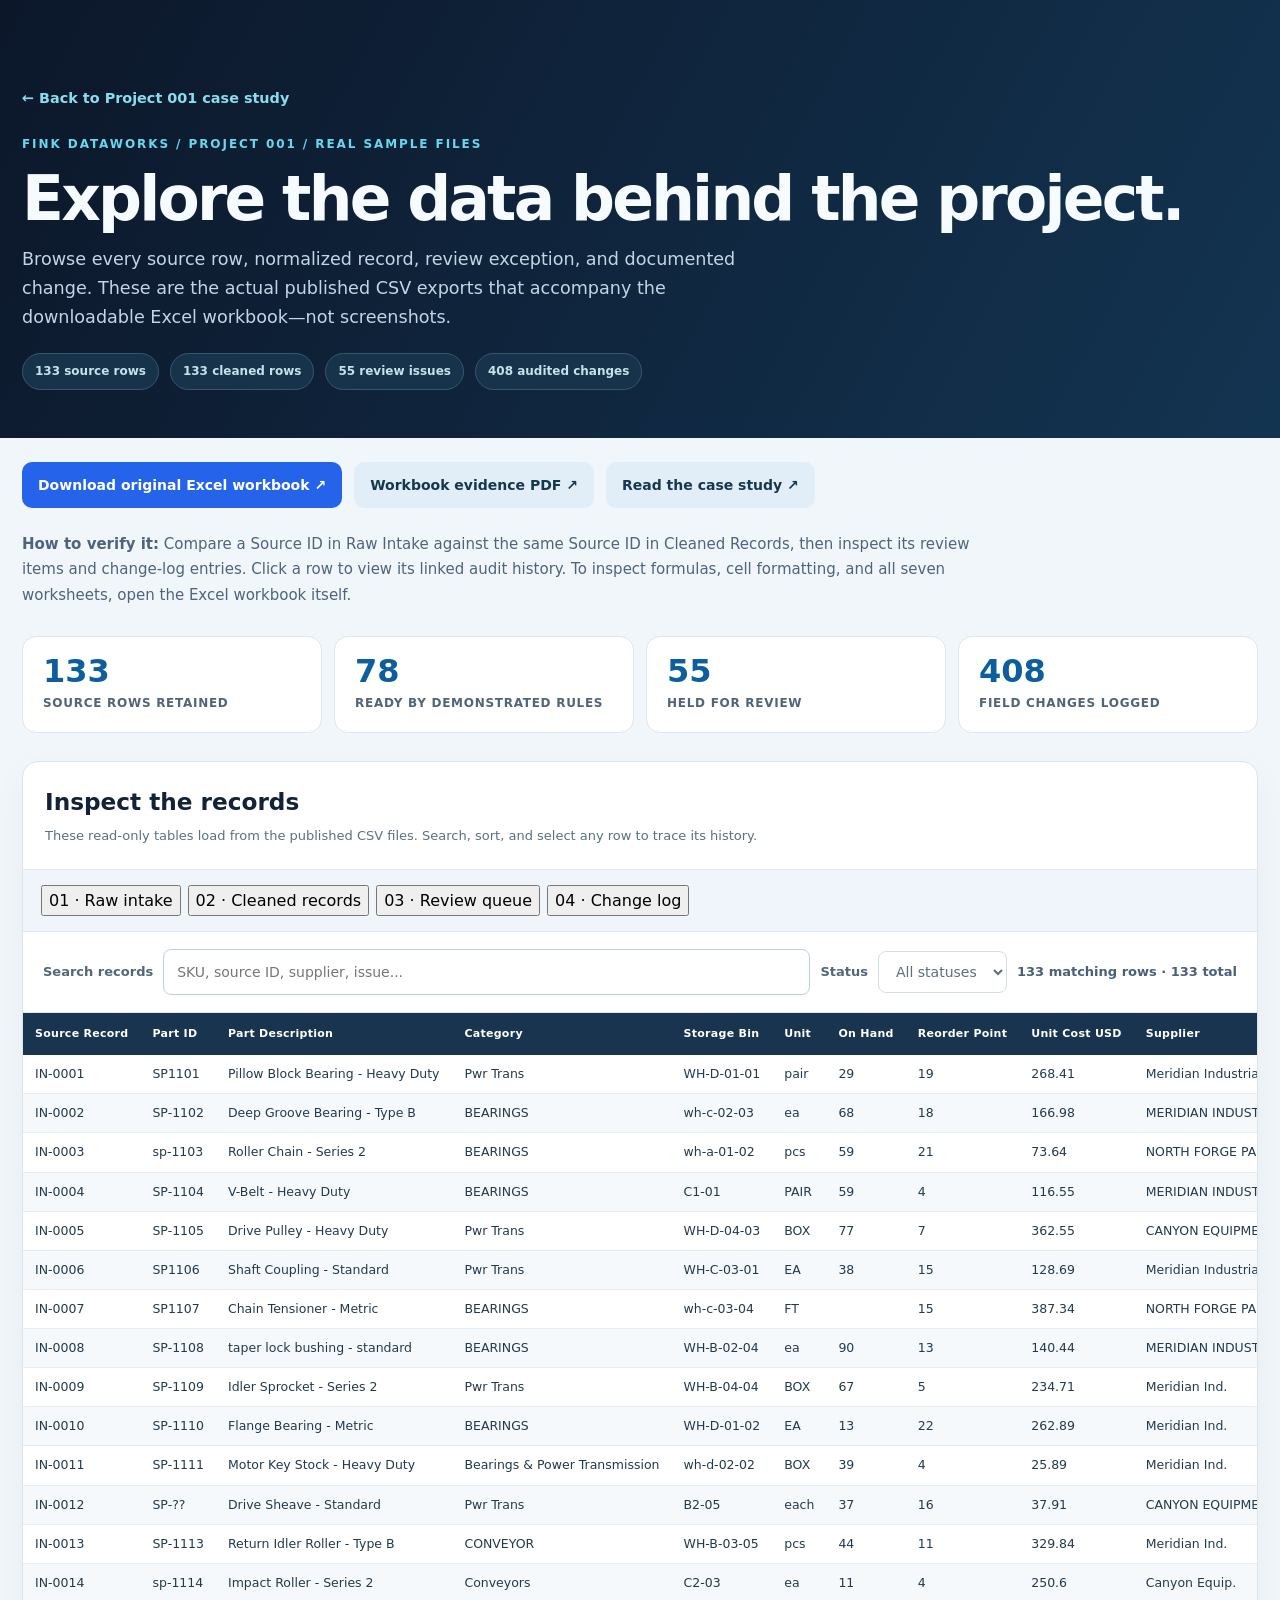
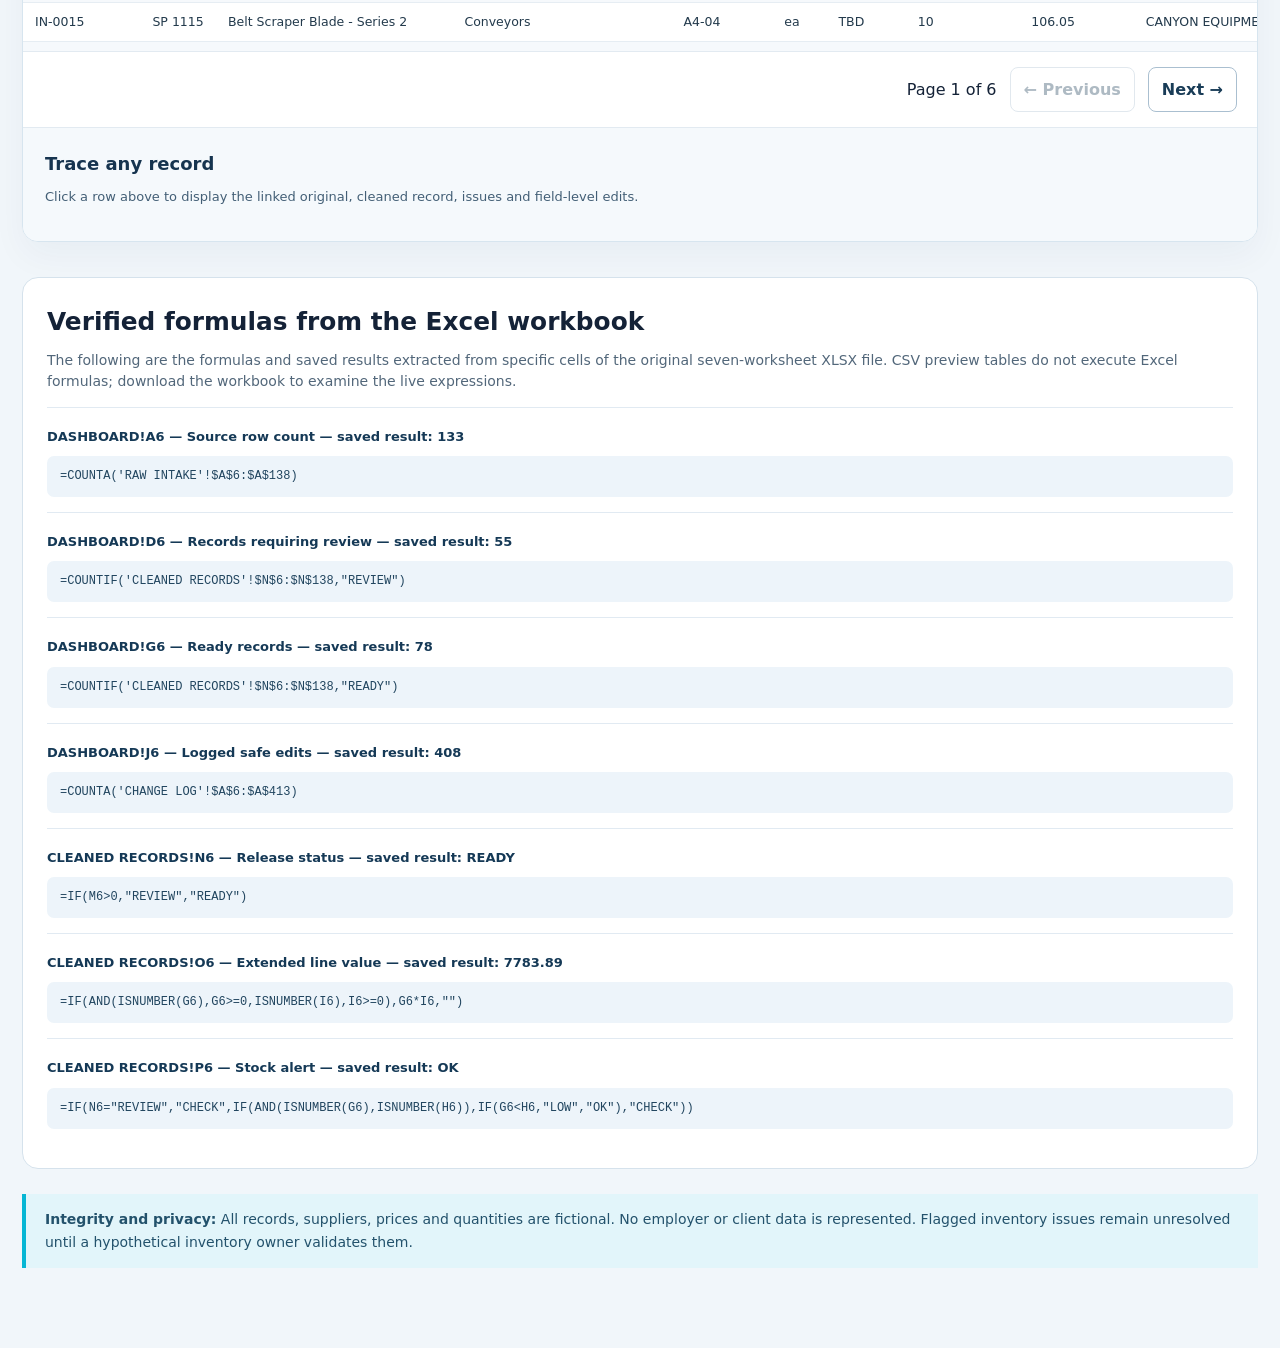
<file: projects/inventory-data-explorer.html>
<!doctype html>
<html lang="en"><head><meta charset="utf-8"><meta name="viewport" content="width=device-width,initial-scale=1">
<meta name="description" content="Explore the actual fictional source records, normalized inventory, review exceptions, and audit changes from Fink Dataworks Project 001.">
<title>Explore the Data | Industrial Inventory Rescue | Fink Dataworks</title>
<link rel="icon" href="../assets/favicon.svg" type="image/svg+xml"><link rel="stylesheet" href="../assets/site.css">
<style>
:root{color-scheme:light}html{scroll-behavior:smooth}body{margin:0;background:#f1f6fa;color:#142237}
.explore-hero{background:linear-gradient(118deg,#0c172a,#133451);color:#f6fbff;padding:85px 0 48px}.ex-wrap{width:min(1280px,calc(100% - 44px));margin:0 auto}
.ex-back{color:#89deed;font-weight:700;text-decoration:none;font-size:.9rem}.ex-eyebrow{color:#67d8ed;letter-spacing:.16em;text-transform:uppercase;font-weight:800;font-size:12px;margin-top:25px}
.explore-hero h1{font-size:clamp(2.3rem,4.8vw,4.5rem);margin:12px 0;line-height:1.08;letter-spacing:-.045em}.explore-hero p{max-width:770px;color:#c3d5e5;font-size:1.1rem;line-height:1.65;margin:0 0 21px}
.ex-status{display:flex;flex-wrap:wrap;gap:11px}.ex-status span{color:#c4e2eb;background:#17324b;border:1px solid #375771;padding:8px 12px;border-radius:99px;font-size:12px;font-weight:750}
.ex-actionbar{display:flex;flex-wrap:wrap;gap:12px;padding:24px 0}.ex-action{background:#2563eb;color:white;border-radius:10px;padding:12px 16px;text-decoration:none;font-weight:750;font-size:14px}.ex-action.secondary{background:#e1edf7;color:#16384f}.ex-action:hover{filter:brightness(.94)}
.ex-main{padding-bottom:80px}.ex-intro{max-width:970px;color:#4f647b;font-size:15px;line-height:1.7}
.ex-kpis{display:grid;grid-template-columns:repeat(4,1fr);gap:12px;margin:28px 0}.ex-kpi{background:white;border:1px solid #dce6ee;border-radius:14px;padding:17px 20px}.ex-kpi strong{display:block;color:#0c5f9c;font-size:2rem;line-height:1.1}.ex-kpi small{font-size:.75rem;font-weight:750;color:#506579;letter-spacing:.06em;text-transform:uppercase}
.ex-panel{border:1px solid #d7e5ef;background:white;border-radius:16px;overflow:hidden;box-shadow:0 14px 35px #1536540b}
.ex-panel-head{padding:22px 22px 12px;border-bottom:1px solid #e1eaf1}.ex-panel-head h2{font-size:1.45rem;color:#142237;margin:0 0 6px}.ex-panel-head p{color:#5a7085;font-size:13px;margin:0 0 10px}
.ex-tabs{display:flex;gap:7px;overflow-x:auto;padding:15px 18px;background:#eff5fa;border-bottom:1px solid #dbe6ee}
.ex-tab{appearance:none;background:white;color:#3c5265;border:1px solid #cddde7;border-radius:9px;padding:11px 14px;cursor:pointer;white-space:nowrap;font-weight:750}
.ex-tab[aria-selected="true"]{background:#0b5f9b;color:white;border-color:#0b5f9b}
.ex-controls{display:flex;flex-wrap:wrap;align-items:center;gap:10px;padding:17px 20px}
.ex-controls input,.ex-controls select{font:inherit;font-size:14px;color:#193247;background:white;border:1px solid #bfcfdc;border-radius:8px;padding:11px 13px}
.ex-controls input{min-width:185px;flex:1}.ex-controls label{color:#52677a;font-weight:700;font-size:13px}.ex-controls select{max-width:190px}
.ex-count{margin-left:auto;color:#496078;font-size:13px;font-weight:700}
.ex-scroll{overflow:auto;max-height:640px;border-top:1px solid #e2eaf1;border-bottom:1px solid #e2eaf1}
.ex-table{border-collapse:separate;border-spacing:0;width:100%;min-width:1090px;font-size:12.5px;line-height:1.45}
.ex-table th{position:sticky;top:0;z-index:1;background:#18344e;color:white;text-align:left;padding:13px 12px;white-space:nowrap;font-size:11px;letter-spacing:.025em;cursor:pointer}
.ex-table td{padding:10px 12px;border-bottom:1px solid #e6edf3;color:#233a4c;white-space:nowrap;max-width:380px;overflow:hidden;text-overflow:ellipsis}
.ex-table tbody tr:nth-child(even){background:#f6f9fc}.ex-table tbody tr:hover{background:#e8f5fa}.ex-table tbody tr:focus{outline:2px solid #2563eb;outline-offset:-2px}
.ex-table .flag{background:#fff2e9;color:#a74712;padding:4px 8px;border-radius:100px;font-weight:800;font-size:10px}.ex-table .ready{background:#e2f7ef;color:#08714d;padding:4px 8px;border-radius:100px;font-weight:800;font-size:10px}
.ex-pager{display:flex;gap:13px;align-items:center;justify-content:flex-end;padding:15px 20px}.ex-pager button{border:1px solid #aabfd0;border-radius:8px;background:#fff;color:#193c57;padding:9px 13px;cursor:pointer;font-weight:700}.ex-pager button:disabled{opacity:.35;cursor:not-allowed}
.ex-detail{border-top:1px solid #e2eaf1;padding:22px;background:#f5f9fc}.ex-detail h3{font-size:18px;color:#16344f;margin:0 0 8px}.ex-detail p{color:#435f76;font-size:13px;margin:0 0 12px}.ex-detail ul{display:grid;grid-template-columns:repeat(2,minmax(0,1fr));gap:8px 18px;padding:0;list-style:none;margin:12px 0}.ex-detail li{background:white;border:1px solid #e1eaf1;border-radius:9px;padding:9px 11px;font-size:12.5px;overflow-wrap:anywhere}
.ex-detail li b{color:#0b5f9b}.ex-formulas{margin-top:35px;background:white;border:1px solid #d5e2ec;border-radius:16px;padding:24px}
.ex-formulas h2{font-size:1.55rem;color:#142237;margin:0 0 8px}.ex-formulas>p{color:#52677a;line-height:1.55;font-size:14px}.ex-formulas .calc{border-top:1px solid #e1eaf2;padding:15px 0}.ex-formulas .calc strong{color:#153956;font-size:13px}.ex-formulas code{display:block;background:#edf4fa;color:#21455f;border-radius:7px;padding:11px 13px;white-space:pre-wrap;word-break:break-word;font-size:12px;margin-top:8px}
.ex-note{border-left:4px solid #06b6d4;padding:14px 19px;background:#e2f5fa;color:#23526c;line-height:1.65;font-size:14px;margin:25px 0 0}
@media(max-width:750px){.ex-wrap{width:calc(100% - 28px)}.ex-kpis{grid-template-columns:repeat(2,1fr)}.ex-kpi{padding:13px}.ex-kpi strong{font-size:1.7rem}.ex-controls{padding:12px}.ex-count{width:100%}.ex-detail ul{grid-template-columns:1fr}.explore-hero{padding:60px 0 36px}}
</style></head><body><a class="skip-link" href="#dataset">Skip to dataset</a>
<section class="explore-hero"><div class="ex-wrap"><a class="ex-back" href="industrial-inventory-rescue.html">← Back to Project 001 case study</a>
<div class="ex-eyebrow">Fink Dataworks / Project 001 / Real sample files</div><h1>Explore the data behind the project.</h1>
<p>Browse every source row, normalized record, review exception, and documented change. These are the actual published CSV exports that accompany the downloadable Excel workbook—not screenshots.</p>
<div class="ex-status"><span>133 source rows</span><span>133 cleaned rows</span><span>55 review issues</span><span>408 audited changes</span></div></div></section>
<main class="ex-wrap ex-main" id="dataset">
<div class="ex-actionbar"><a class="ex-action" href="../samples/industrial_inventory_rescue.xlsx" download>Download original Excel workbook ↗</a>
<a class="ex-action secondary" href="../samples/industrial_workbook_evidence.pdf" download>Workbook evidence PDF ↗</a>
<a class="ex-action secondary" href="industrial-inventory-rescue.html">Read the case study ↗</a></div>
<p class="ex-intro"><strong>How to verify it:</strong> Compare a Source ID in Raw Intake against the same Source ID in Cleaned Records, then inspect its review items and change-log entries. Click a row to view its linked audit history. To inspect formulas, cell formatting, and all seven worksheets, open the Excel workbook itself.</p>
<div class="ex-kpis"><div class="ex-kpi"><strong>133</strong><small>source rows retained</small></div><div class="ex-kpi"><strong>78</strong><small>ready by demonstrated rules</small></div><div class="ex-kpi"><strong>55</strong><small>held for review</small></div><div class="ex-kpi"><strong>408</strong><small>field changes logged</small></div></div>
<div class="ex-panel"><div class="ex-panel-head"><h2>Inspect the records</h2><p>These read-only tables load from the published CSV files. Search, sort, and select any row to trace its history.</p></div>
<div class="ex-tabs" role="tablist" aria-label="Data tables">
<button role="tab" aria-selected="true" id="tab-raw" data-tab="raw">01 · Raw intake</button>
<button role="tab" aria-selected="false" id="tab-clean" data-tab="clean">02 · Cleaned records</button>
<button role="tab" aria-selected="false" id="tab-issues" data-tab="issues">03 · Review queue</button>
<button role="tab" aria-selected="false" id="tab-log" data-tab="log">04 · Change log</button>
</div>
<div class="ex-controls"><label for="ex-search">Search records</label><input id="ex-search" type="search" placeholder="SKU, source ID, supplier, issue..."><label for="ex-filter">Status</label><select id="ex-filter"><option value="all">All statuses</option><option value="READY">Ready</option><option value="REVIEW">Review</option></select><span class="ex-count" id="ex-count" aria-live="polite">Loading...</span></div>
<div class="ex-scroll" role="region" aria-label="Scrollable records table" tabindex="0"><table class="ex-table" id="ex-table"><thead></thead><tbody></tbody></table></div>
<div class="ex-pager"><span id="ex-page">Page 1</span><button id="ex-prev" type="button">← Previous</button><button id="ex-next" type="button">Next →</button></div>
<div class="ex-detail" id="ex-detail" aria-live="polite"><h3>Trace any record</h3><p>Click a row above to display the linked original, cleaned record, issues and field-level edits.</p></div></div>
<div class="ex-formulas"><h2>Verified formulas from the Excel workbook</h2><p>The following are the formulas and saved results extracted from specific cells of the original seven-worksheet XLSX file. CSV preview tables do not execute Excel formulas; download the workbook to examine the live expressions.</p>
<div id="formula-list"></div></div>
<div class="ex-note"><strong>Integrity and privacy:</strong> All records, suppliers, prices and quantities are fictional. No employer or client data is represented. Flagged inventory issues remain unresolved until a hypothetical inventory owner validates them.</div></main>
<script>
(()=>{'use strict';
const files={raw:'../samples/industrial_01_raw_intake.csv',clean:'../samples/industrial_02_cleaned_records.csv',issues:'../samples/industrial_03_review_queue.csv',log:'../samples/industrial_04_change_log.csv'};
const tabs=[...document.querySelectorAll('[data-tab]')];const input=document.querySelector('#ex-search'),filter=document.querySelector('#ex-filter'),count=document.querySelector('#ex-count'),thead=document.querySelector('#ex-table thead'),tbody=document.querySelector('#ex-table tbody'),details=document.querySelector('#ex-detail'),pageLabel=document.querySelector('#ex-page'),previous=document.querySelector('#ex-prev'),next=document.querySelector('#ex-next');
let dataset={},tab='raw',search='',sortIndex=-1,sortDirection=1,page=0,selectedId=null;const pagesize=25;
function parseCSV(text){const output=[];let curr=[],cell='',quoted=false;for(let i=0;i<text.length;i++){const ch=text[i];if(ch==='"'){if(quoted&&text[i+1]==='"'){cell+='"';i++}else quoted=!quoted}else if(ch===','&&!quoted){curr.push(cell);cell=''}else if((ch==='\n'||ch==='\r')&&!quoted){if(ch==='\r'&&text[i+1]==='\n')i++;curr.push(cell);if(curr.some(v=>v!==''))output.push(curr);curr=[];cell=''}else cell+=ch;}if(cell!==''||curr.length){curr.push(cell);output.push(curr)}return output}
function toObjects(rows){const cols=rows.shift();return {cols, rows:rows.map(arr=>Object.fromEntries(cols.map((c,i)=>[c,arr[i]??''])))};}
function el(name,content){const x=document.createElement(name);if(content!==undefined)x.textContent=content;return x}
function statusStyle(text){const s=el('span',text);s.className=text==='READY'?'ready':text==='REVIEW'?'flag':'';return s}
function sourceId(row){return row['Source ID']||row['Source Record']||null}
function fieldsRow(container,headerData,data){const tr=el('tr');for(const col of headerData){const td=el('td');const val=data[col]??'';td.appendChild(col==='Release Status'?statusStyle(val):document.createTextNode(val));td.title=val;tr.appendChild(td)}container.appendChild(tr);tr.addEventListener('click',()=>select(sourceId(data)));tr.setAttribute('tabindex','0');tr.addEventListener('keydown',e=>{if(e.key==='Enter'||e.key===' '){e.preventDefault();select(sourceId(data))}})}
function listFiltered(){if(!dataset[tab])return [];const terms=search.toLowerCase().trim();const status=filter.value;const item=dataset[tab];let rows=item.rows.filter(r=>(!terms||item.cols.some(k=>String(r[k]||'').toLowerCase().includes(terms)))&&(tab!=='clean'||status==='all'||r['Release Status']===status));if(sortIndex>=0){const k=item.cols[sortIndex];rows.sort((a,b)=>{const A=String(a[k]??''),B=String(b[k]??'');const anum=Number(A),bnum=Number(B);return (A.trim()!==''&&B.trim()!==''&&Number.isFinite(anum)&&Number.isFinite(bnum)?anum-bnum:A.localeCompare(B,undefined,{numeric:true,sensitivity:'base'}))*sortDirection})}return rows;}
function render(){if(!dataset[tab])return;const item=dataset[tab];const rows=listFiltered();const pages=Math.max(1,Math.ceil(rows.length/pagesize));page=Math.min(page,pages-1);thead.replaceChildren();tbody.replaceChildren();const tr=el('tr');item.cols.forEach((col,i)=>{const th=el('th',col+(sortIndex===i?(sortDirection===1?' ↑':' ↓'):''));th.title='Sort by '+col;th.addEventListener('click',()=>{if(sortIndex===i)sortDirection=-sortDirection;else{sortIndex=i;sortDirection=1};page=0;render()});tr.appendChild(th)});thead.appendChild(tr);rows.slice(page*pagesize,(page+1)*pagesize).forEach(r=>fieldsRow(tbody,item.cols,r));count.textContent=`${rows.length} matching rows · ${item.rows.length} total`;pageLabel.textContent=`Page ${page+1} of ${pages}`;previous.disabled=page===0;next.disabled=page>=pages-1;filter.disabled=tab!=='clean';}
function addSection(parent,label,rows,fields){const h=el('h4',`${label} (${rows.length})`);h.style.cssText='font-size:13px;color:#155278;margin:18px 0 7px';parent.appendChild(h);if(!rows.length){parent.appendChild(el('p','No linked entries for this source ID.'));return}const ul=el('ul');rows.slice(0,15).forEach(row=>{const li=el('li');const bits=fields.map(k=>`${k}: ${row[k]||'[blank]'}`);li.textContent=bits.join('  ·  ');ul.appendChild(li)});parent.appendChild(ul);if(rows.length>15)parent.appendChild(el('p',`Showing 15 of ${rows.length}. Use the Change Log tab for all rows.`));}
function select(id){if(!id||!dataset.raw)return;selectedId=id;details.replaceChildren();details.appendChild(el('h3',`Record trace: ${id}`));let rawrow=dataset.raw.rows.filter(r=>r['Source Record']===id),cleanrow=dataset.clean.rows.filter(r=>r['Source ID']===id),issue=dataset.issues.rows.filter(r=>r['Source ID']===id),edits=dataset.log.rows.filter(r=>r['Source ID']===id);addSection(details,'Original record',rawrow,['Part ID','Storage Bin','On Hand','Supplier']);addSection(details,'Cleaned record',cleanrow,['Normalized SKU','Bin','On Hand','Release Status']);addSection(details,'Issues requiring review',issue,['Issue Code','Required Next Step']);addSection(details,'Logged edits',edits,['Field','Before','After']);}
function switchTab(v){tab=v;page=0;sortIndex=-1;sortDirection=1;tabs.forEach(t=>t.setAttribute('aria-selected',String(t.dataset.tab===v)));render();if(selectedId)select(selectedId);}
tabs.forEach(t=>t.addEventListener('click',()=>switchTab(t.dataset.tab)));input.addEventListener('input',()=>{search=input.value;page=0;render()});filter.addEventListener('change',()=>{page=0;render()});previous.addEventListener('click',()=>{page--;render()});next.addEventListener('click',()=>{page++;render()});
const formulas=[{"sheet": "DASHBOARD", "cell": "A6", "label": "Source row count", "formula": "=COUNTA('RAW INTAKE'!$A$6:$A$138)", "result": "133"}, {"sheet": "DASHBOARD", "cell": "D6", "label": "Records requiring review", "formula": "=COUNTIF('CLEANED RECORDS'!$N$6:$N$138,\"REVIEW\")", "result": "55"}, {"sheet": "DASHBOARD", "cell": "G6", "label": "Ready records", "formula": "=COUNTIF('CLEANED RECORDS'!$N$6:$N$138,\"READY\")", "result": "78"}, {"sheet": "DASHBOARD", "cell": "J6", "label": "Logged safe edits", "formula": "=COUNTA('CHANGE LOG'!$A$6:$A$413)", "result": "408"}, {"sheet": "CLEANED RECORDS", "cell": "N6", "label": "Release status", "formula": "=IF(M6>0,\"REVIEW\",\"READY\")", "result": "READY"}, {"sheet": "CLEANED RECORDS", "cell": "O6", "label": "Extended line value", "formula": "=IF(AND(ISNUMBER(G6),G6>=0,ISNUMBER(I6),I6>=0),G6*I6,\"\")", "result": "7783.89"}, {"sheet": "CLEANED RECORDS", "cell": "P6", "label": "Stock alert", "formula": "=IF(N6=\"REVIEW\",\"CHECK\",IF(AND(ISNUMBER(G6),ISNUMBER(H6)),IF(G6<H6,\"LOW\",\"OK\"),\"CHECK\"))", "result": "OK"}];
const slot=document.querySelector('#formula-list');formulas.forEach(f=>{const wrap=el('div');wrap.className='calc';const a=el('strong',`${f.sheet}!${f.cell} — ${f.label} — saved result: ${f.result}`);const code=el('code',f.formula);wrap.append(a,code);slot.appendChild(wrap)});
Promise.all(Object.entries(files).map(async([id,url])=>{const response=await fetch(url);if(!response.ok)throw new Error('Could not load '+url);dataset[id]=toObjects(parseCSV(await response.text()))})).then(()=>{render()}).catch(e=>{count.textContent='Unable to load files';details.textContent='The sample records could not load. Please refresh the page or use the Excel download.';console.error(e)});
})();
</script></body></html>
</file>
<file: assets/site.css>
:root{color-scheme:dark;--ink:#eef5ff;--muted:#a9b8cd;--soft:#7f91ab;--dark:#09121f;--navy:#0f172a;--navy2:#12213a;--card:#101d30;--line:rgba(172,198,225,.16);--blue:#347cf5;--cyan:#21c5e2;--shine:#86eaff;--white:#fff;--max:1140px;font-family:Inter,ui-sans-serif,system-ui,-apple-system,BlinkMacSystemFont,"Segoe UI",sans-serif;font-synthesis:none}
*{box-sizing:border-box}html{scroll-behavior:smooth}body{margin:0;background:#0a1321;color:var(--ink);line-height:1.58;-webkit-font-smoothing:antialiased}::selection{color:#07121d;background:#5bdeee}a{color:inherit}button,a{ -webkit-tap-highlight-color:transparent}a:focus-visible,button:focus-visible,summary:focus-visible{outline:3px solid var(--cyan);outline-offset:4px}img{max-width:100%;height:auto}button{font:inherit}.container{width:min(var(--max),calc(100% - 48px));margin-inline:auto}.skip-link{position:absolute;top:-100px;left:12px;background:#fff;color:#07121d;padding:12px 18px;z-index:30}.skip-link:focus{top:12px}.site-header{position:sticky;top:0;z-index:20;background:rgba(9,18,31,.88);backdrop-filter:blur(20px);border-bottom:1px solid var(--line)}.nav-shell{display:flex;align-items:center;justify-content:space-between;min-height:82px;gap:24px}.brand{display:inline-flex;align-items:center;gap:10px;text-decoration:none;white-space:nowrap}.brand-mark{width:43px;height:43px}.brand-word{font-size:19px;font-weight:800;letter-spacing:-.06em;line-height:1.05}.brand-word span{color:#56b2ff}.brand-caption{font-size:10px;letter-spacing:.16em;text-transform:uppercase;color:#8ca1bd;font-weight:650}.desktop-nav{display:flex;gap:30px;align-items:center}.desktop-nav a:not(.btn){color:#b5c2d6;text-decoration:none;font-size:13px;font-weight:600;transition:color .2s}.desktop-nav a:not(.btn):hover{color:#fff}.btn{display:inline-flex;align-items:center;justify-content:center;gap:10px;min-height:48px;padding:12px 20px;border:1px solid transparent;border-radius:10px;text-decoration:none;font-weight:750;font-size:14px;letter-spacing:-.01em;transition:transform .2s,box-shadow .2s,background .2s;cursor:pointer}.btn:hover{transform:translateY(-2px)}.btn-primary{color:#05131f;background:linear-gradient(120deg,#41cfea,#17b9dd);box-shadow:0 10px 34px rgba(11,195,228,.15)}.btn-primary:hover{box-shadow:0 12px 42px rgba(11,195,228,.28)}.btn-outline{border-color:rgba(187,208,233,.3);background:rgba(255,255,255,.035);color:#ecf5ff}.btn-outline:hover{background:rgba(255,255,255,.08)}.nav-btn{min-height:41px;padding:9px 15px}.menu-btn,.mobile-nav{display:none}.hero{overflow:hidden;position:relative;background:radial-gradient(ellipse at 75% 35%,rgba(21,73,140,.28),transparent 48%),linear-gradient(135deg,#09121f,#0b1a2e 58%,#0e1b30);border-bottom:1px solid var(--line)}.hero:before{content:"";position:absolute;inset:0;opacity:.13;background-image:linear-gradient(90deg,transparent 96%,#6a9bbf 97%),linear-gradient(0deg,transparent 96%,#6a9bbf 97%);background-size:48px 48px;mask-image:linear-gradient(90deg,transparent 10%,black 100%);pointer-events:none}.hero-grid{display:grid;grid-template-columns:1.06fr .94fr;gap:24px;align-items:center;min-height:640px;padding-block:100px 100px}.hero-copy{z-index:2}.eyebrow{color:#71dff4;text-transform:uppercase;font-size:11px;font-weight:800;letter-spacing:.24em;display:flex;align-items:center;gap:12px}.eyebrow:before{content:"";width:26px;height:2px;background:var(--cyan)}h1,h2,h3,p{margin-top:0}h1{font-size:clamp(3.3rem,5.6vw,5.8rem);line-height:1.07;letter-spacing:-.064em;margin:25px 0 27px;font-weight:800}h1 em{font-style:normal;color:#39cfed;text-shadow:0 0 45px rgba(33,197,226,.13)}.hero-copy>p{max-width:510px;font-size:17px;color:#b5c4d7;line-height:1.82;margin-bottom:30px}.hero-actions{display:flex;flex-wrap:wrap;gap:12px}.trust-row{display:flex;gap:22px;flex-wrap:wrap;margin-top:48px;padding-top:26px;border-top:1px solid var(--line);font-size:12px;letter-spacing:.07em;color:#9fb5c8;text-transform:uppercase;font-weight:700}.trust-row span:before{content:"";display:inline-block;width:6px;height:6px;background:#28cbe3;border-radius:50%;margin-right:9px;vertical-align:2px}.blocks-art{min-height:440px;position:relative;display:flex;justify-content:center;align-items:center;isolation:isolate}.blocks-art:before{content:"";position:absolute;width:78%;aspect-ratio:1;filter:blur(70px);background:rgba(9,118,228,.16);border-radius:50%}.orbital{position:absolute;width:82%;aspect-ratio:1;border:1px solid rgba(59,144,232,.11);border-radius:50%}.orbital:after{content:"";position:absolute;inset:11%;border:1px dashed rgba(59,144,232,.14);border-radius:50%}.pixel-field{position:relative;width:min(460px,100%);height:365px;transform:perspective(850px) rotateY(-10deg) rotateX(7deg)}.pixel{position:absolute;width:var(--w,36px);height:var(--w,36px);left:var(--x);top:var(--y);border-radius:5px;background:linear-gradient(145deg,var(--c),color-mix(in srgb,var(--c),#071325 33%));border:1px solid rgba(170,223,255,.23);box-shadow:inset 0 2px 3px rgba(255,255,255,.17),0 8px 16px rgba(0,0,0,.24);animation:arrive var(--dur,1.9s) cubic-bezier(.19,.85,.29,1) both;animation-delay:var(--delay,0s)}.pixel:after{content:"";position:absolute;inset:0;border-radius:inherit;box-shadow:inset -7px -7px 0 rgba(0,0,0,.1)}.pixel.is-small{--w:15px;border-radius:3px;box-shadow:0 0 15px rgba(42,196,245,.15)}.pixel.is-tiny{--w:8px;border-radius:2px;box-shadow:0 0 15px rgba(42,196,245,.14)}@keyframes arrive{0%{opacity:0;transform:translate(var(--dx,-110px),var(--dy,75px)) rotate(-24deg) scale(.45)}70%{opacity:1}100%{opacity:1;transform:translate(0,0) rotate(0) scale(1)}}.visual-caption{position:absolute;bottom:13px;right:6%;color:#8ea8c3;font-size:11px;letter-spacing:.15em;text-transform:uppercase}.scroll-hint{position:absolute;bottom:27px;left:50%;transform:translateX(-50%);color:#7a8da5;font-size:11px;letter-spacing:.16em;text-transform:uppercase}.section{padding:103px 0}.section-head{max-width:670px;margin-bottom:38px}.overline{text-transform:uppercase;letter-spacing:.2em;font-size:11px;font-weight:800;color:#42c8e6;margin-bottom:13px}.section-head h2{font-size:clamp(2rem,3.6vw,3.35rem);letter-spacing:-.055em;line-height:1.13;margin-bottom:16px}.section-head>p{color:#abbacf;font-size:16px;max-width:640px}.services{background:#f4f8fc;color:#172338}.services .overline,.about .overline{color:#147fb1}.services .section-head p{color:#576981}.service-grid{display:grid;grid-template-columns:repeat(3,1fr);gap:18px}.service{background:#fff;border:1px solid #e0e9f0;border-radius:15px;padding:31px 28px 30px;box-shadow:0 15px 40px rgba(13,41,72,.04);transition:transform .22s,box-shadow .22s}.service:hover{transform:translateY(-5px);box-shadow:0 21px 47px rgba(13,41,72,.11)}.service-no{font-size:12px;font-weight:800;color:#118fba;letter-spacing:.14em}.service-icon{display:grid;place-items:center;width:54px;height:54px;border-radius:11px;background:#edf8fc;margin:21px 0 24px;color:#088db7}.service-icon svg{width:26px;height:26px}.service h3{font-size:20px;line-height:1.25;margin-bottom:14px;letter-spacing:-.035em}.service p{font-size:14px;color:#65748a;line-height:1.75;margin-bottom:0}.service small{display:block;padding-top:22px;color:#0e799e;font-size:12px;font-weight:800}.work{background:#0b1728}.work-wrap{display:grid;grid-template-columns:.9fr 1.1fr;gap:46px;align-items:center}.case-note{display:inline-flex;gap:8px;align-items:center;border-radius:30px;background:#123147;border:1px solid rgba(61,207,237,.18);color:#7ad5e7;font-size:11px;font-weight:750;letter-spacing:.09em;text-transform:uppercase;padding:8px 12px;margin-bottom:20px}.case-note:before{content:"";display:block;width:7px;height:7px;border-radius:50%;background:#42d7e9}.work h2{font-size:clamp(2.25rem,3.5vw,3.45rem);letter-spacing:-.055em;line-height:1.15;margin-bottom:18px}.work p{color:#b1c0d3}.work-steps{display:flex;flex-direction:column;gap:14px;margin:25px 0 30px}.work-steps div{display:flex;align-items:flex-start;gap:11px;font-size:14px;color:#c2d0e0}.work-steps b{color:#52d7ed}.case-actions{display:flex;gap:10px;flex-wrap:wrap}.case-actions a{font-size:12px;color:#74dcf1;text-decoration:none;border-bottom:1px solid rgba(116,220,241,.5);padding-bottom:2px}.case-actions a:hover{color:#fff}.data-window{border:1px solid #2a4764;border-radius:17px;background:#101f33;box-shadow:0 18px 60px rgba(0,0,0,.3);overflow:hidden}.data-topbar{display:flex;align-items:center;justify-content:space-between;padding:17px 19px;border-bottom:1px solid #29445f;gap:10px}.file-name{font-family:ui-monospace,SFMono-Regular,Menlo,monospace;color:#bdd4e9;font-size:12px}.window-lights{display:flex;gap:6px}.window-lights i{width:8px;height:8px;border-radius:50%;background:#42637c}.window-lights i:first-child{background:#27b6dd}.data-toolbar{display:flex;justify-content:space-between;align-items:center;gap:10px;padding:17px 18px 6px}.data-toolbar span{font-size:12px;color:#94abc2}.switch{display:flex;background:#071321;padding:4px;border-radius:9px;border:1px solid #29445f;gap:3px}.switch button{background:transparent;color:#a8bbce;border:0;padding:7px 12px;border-radius:6px;cursor:pointer;font-size:12px;font-weight:700}.switch button[aria-pressed="true"]{background:#186eaa;color:#fff}.table-scroll{overflow-x:auto;padding:12px 17px 3px}.sample-table{border-collapse:collapse;width:100%;min-width:460px;font-size:12px;font-family:ui-monospace,SFMono-Regular,Menlo,monospace}.sample-table th{text-align:left;background:#1a3049;color:#8fc8e3;text-transform:uppercase;letter-spacing:.05em;font-size:10px;font-weight:800;padding:13px 12px}.sample-table th:first-child{border-radius:6px 0 0 6px}.sample-table th:last-child{border-radius:0 6px 6px 0}.sample-table td{border-bottom:1px solid #223b55;padding:13px 12px;color:#c9d6e6;white-space:nowrap}.sample-table tr:last-child td{border-bottom:0}.pill-bad{color:#ffbd93;background:rgba(247,127,75,.12);border-radius:4px;padding:3px 6px}.pill-good{color:#84e6c0;background:rgba(27,193,145,.11);border-radius:4px;padding:3px 6px}.data-foot{display:flex;gap:15px;flex-wrap:wrap;justify-content:space-between;border-top:1px solid #29445f;padding:16px 20px;color:#89a5ba;font-size:11px}.data-foot b{color:#80e4ce}.process{background:#f4f8fc;color:#18263a}.process .overline{color:#168bab}.process .section-head p{color:#576981}.process-grid{display:grid;grid-template-columns:repeat(4,1fr);gap:20px}.step{border-top:2px solid #cddbe7;padding-top:22px}.step strong{color:#208bac;font-size:13px;letter-spacing:.14em}.step h3{font-size:18px;margin:13px 0 7px;letter-spacing:-.02em}.step p{font-size:13px;color:#65748a;line-height:1.7}.about{background:#e9f1f7;color:#192b41}.about-grid{display:grid;grid-template-columns:.96fr 1.04fr;gap:80px;align-items:center}.about h2{font-size:clamp(2.1rem,3.2vw,3.25rem);letter-spacing:-.06em;line-height:1.2;margin-bottom:20px}.about p{color:#556a80;font-size:15px}.quote-panel{background:#0f2237;padding:42px;border-radius:20px;color:#f5faff;position:relative;box-shadow:0 25px 60px rgba(20,45,70,.16)}.quote-panel:before{content:'“';position:absolute;top:-36px;left:25px;font-size:115px;color:#4fd0ea;opacity:.32;font-family:Georgia,serif}.quote-panel p{font-size:21px;color:#e4f4ff;letter-spacing:-.035em;line-height:1.5;font-weight:650;margin:10px 0 25px}.quote-panel span{font-size:12px;color:#7bb5d1;text-transform:uppercase;letter-spacing:.12em;font-weight:750}.contact{background:radial-gradient(ellipse at 80% 50%,#123661,#0b1729 60%);padding:100px 0 110px}.contact-box{text-align:center;max-width:730px;margin-inline:auto}.contact h2{font-size:clamp(2.5rem,4vw,4.1rem);letter-spacing:-.06em;line-height:1.12;margin:14px 0 20px}.contact p{color:#b0c0d4;max-width:590px;margin:0 auto 29px}.contact .tiny{margin-top:20px;color:#8ba3bd;font-size:12px}.footer{border-top:1px solid var(--line);background:#08111e}.footer-inner{display:flex;align-items:center;justify-content:space-between;gap:20px;min-height:108px}.footer .brand-word{font-size:16px}.footer .brand-mark{width:34px;height:34px}.footer p{font-size:12px;color:#8ea2b8;margin:0}.footer a:not(.brand){color:#8bcce0;text-decoration:none}.footer a:not(.brand):hover{text-decoration:underline}@media(max-width:980px){.hero-grid{grid-template-columns:1fr;min-height:auto;padding-block:78px 60px}.hero-copy{max-width:750px}.blocks-art{min-height:350px}.pixel-field{transform:scale(.82) perspective(850px) rotateY(-10deg) rotateX(7deg)}.scroll-hint{display:none}.work-wrap,.about-grid{gap:30px}.service-grid{gap:12px}.service{padding:25px 19px}.process-grid{gap:14px}}@media(max-width:720px){.container{width:min(var(--max),calc(100% - 36px))}.nav-shell{min-height:70px}.desktop-nav{display:none}.menu-btn{display:inline-flex;align-items:center;justify-content:center;background:#132943;color:#e7f5ff;border:1px solid #28415a;border-radius:8px;width:42px;height:42px;cursor:pointer}.menu-btn svg{width:20px;height:20px}.mobile-nav{display:none;padding:0 18px 16px;background:#0b192b}.mobile-nav.open{display:flex;flex-direction:column}.mobile-nav a{padding:13px 10px;border-bottom:1px solid rgba(255,255,255,.07);font-weight:650;text-decoration:none;color:#cbd9e8}.hero-grid{padding:70px 0 20px;gap:0}.hero-copy>p{font-size:15px}.hero-actions .btn{min-width:0}.blocks-art{min-height:300px;overflow:hidden}.pixel-field{transform:scale(.67) perspective(850px) rotateY(-10deg) rotateX(7deg);min-width:460px}.trust-row{gap:11px;font-size:10px;margin-top:35px}.section{padding:75px 0}.section-head{margin-bottom:28px}.service-grid,.work-wrap,.about-grid,.process-grid{grid-template-columns:1fr}.service{padding:27px}.process-grid{gap:10px}.step{padding:19px 0 0}.about-grid{gap:28px}.quote-panel{padding:32px}.data-window{max-width:100%}.contact{padding:75px 0}.footer-inner{padding:25px 0;align-items:flex-start;flex-direction:column;gap:16px;min-height:0}.data-foot{gap:8px}.data-toolbar{flex-wrap:wrap}}@media(prefers-reduced-motion:reduce){html{scroll-behavior:auto}*,*:before,*:after{animation-duration:.01ms!important;animation-iteration-count:1!important;transition-duration:.01ms!important}.pixel{animation:none!important}}
</file>
